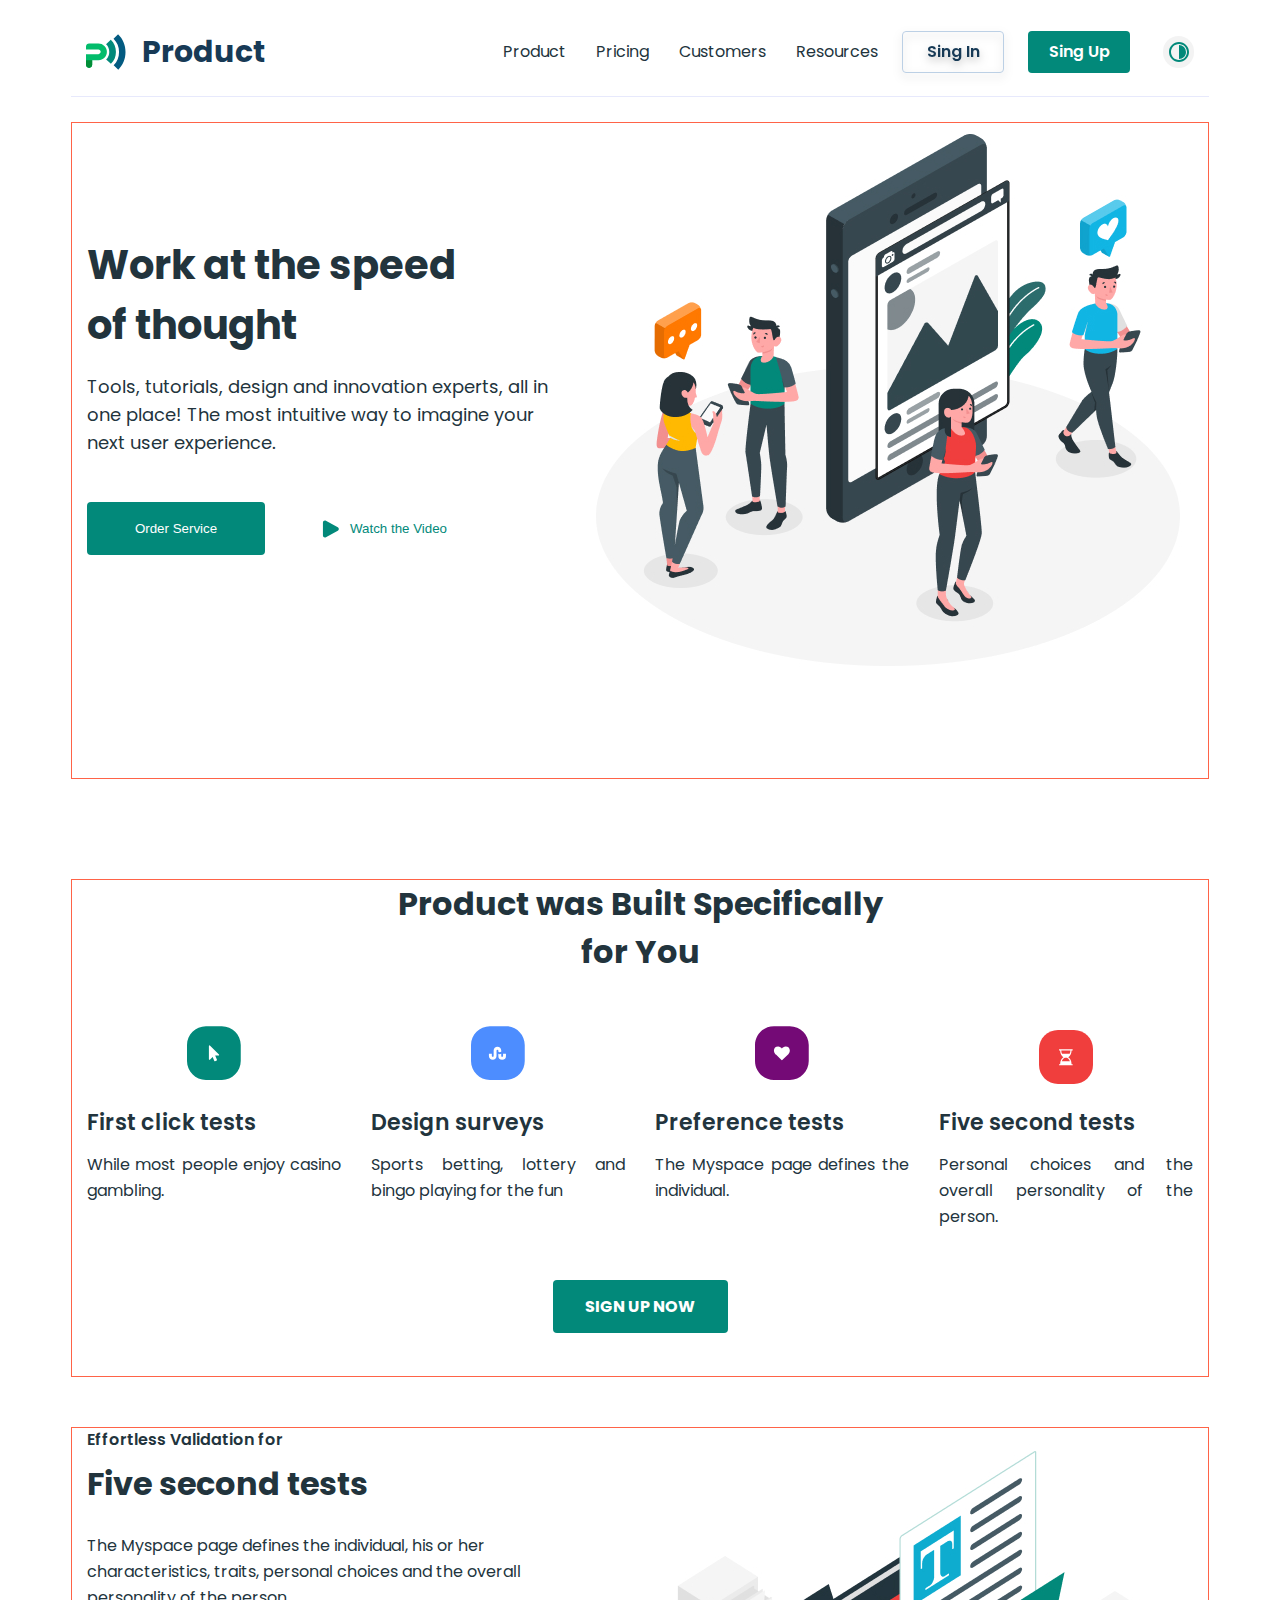
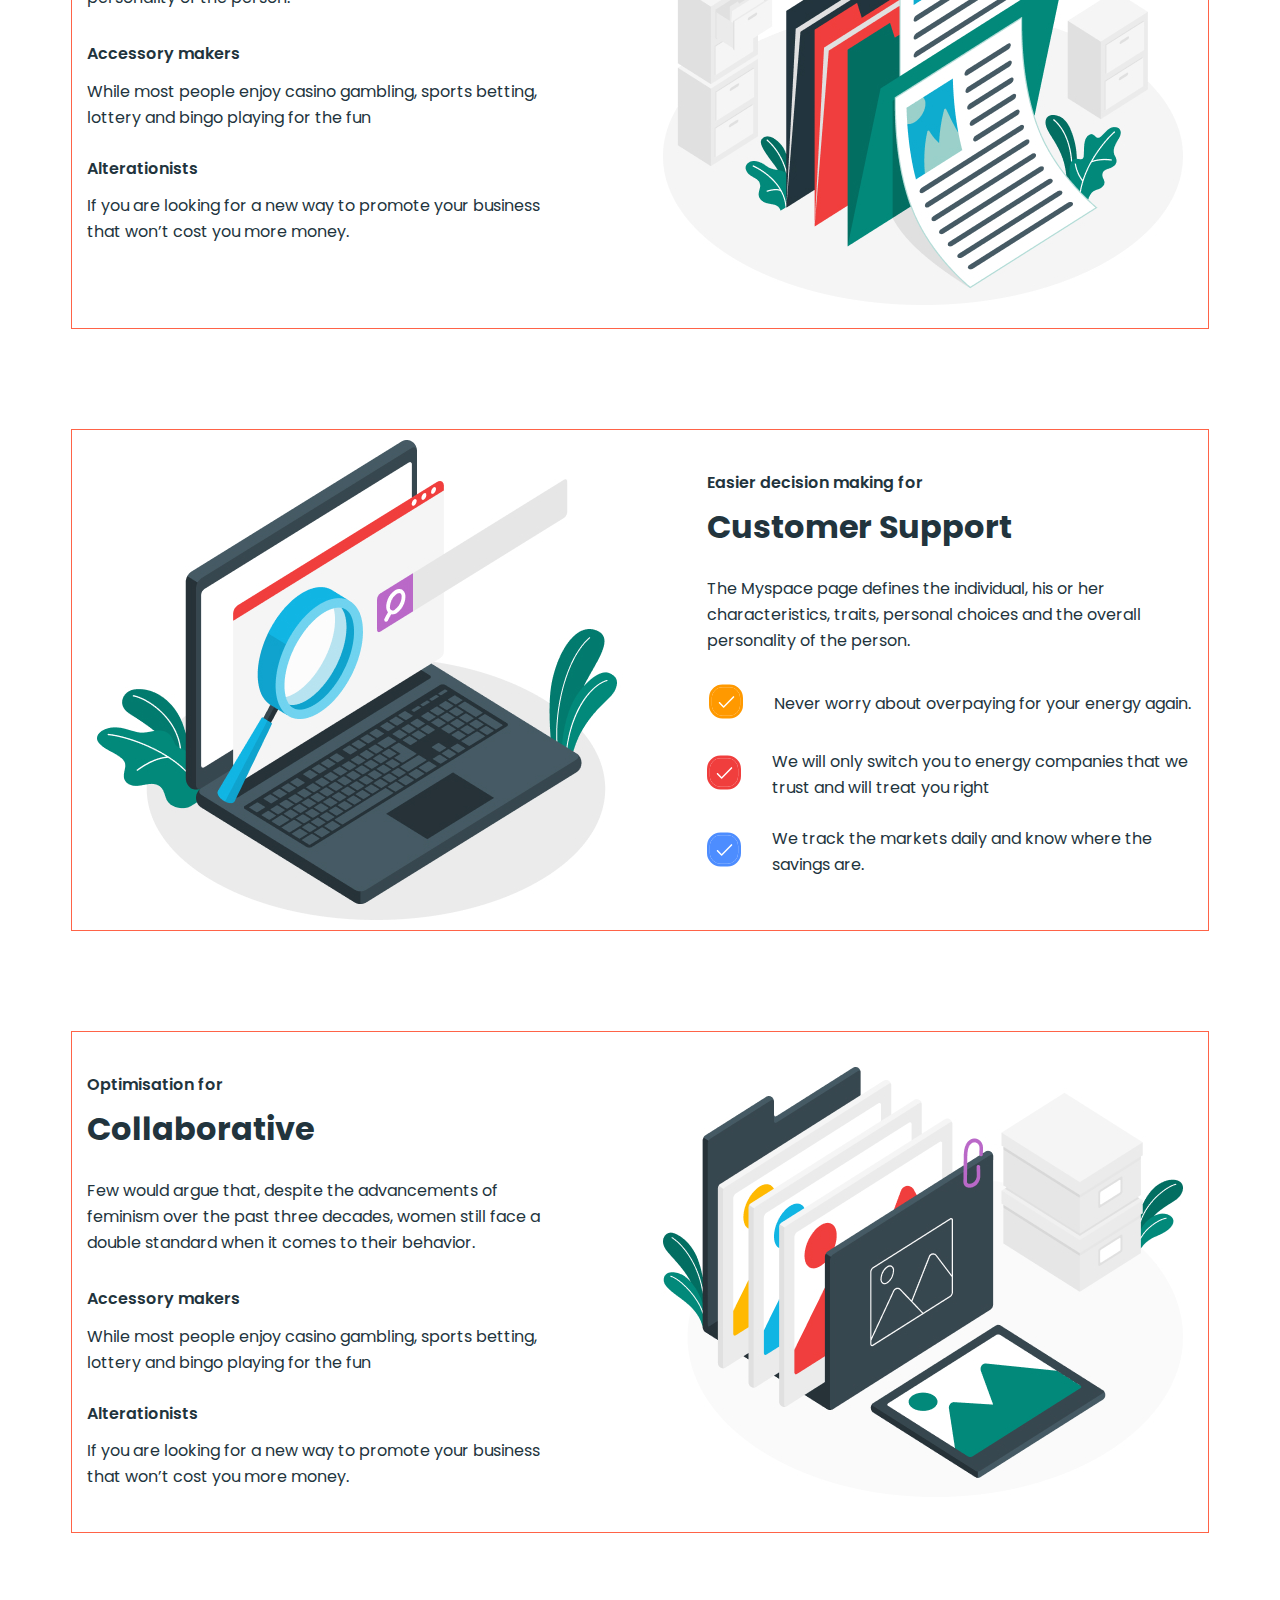
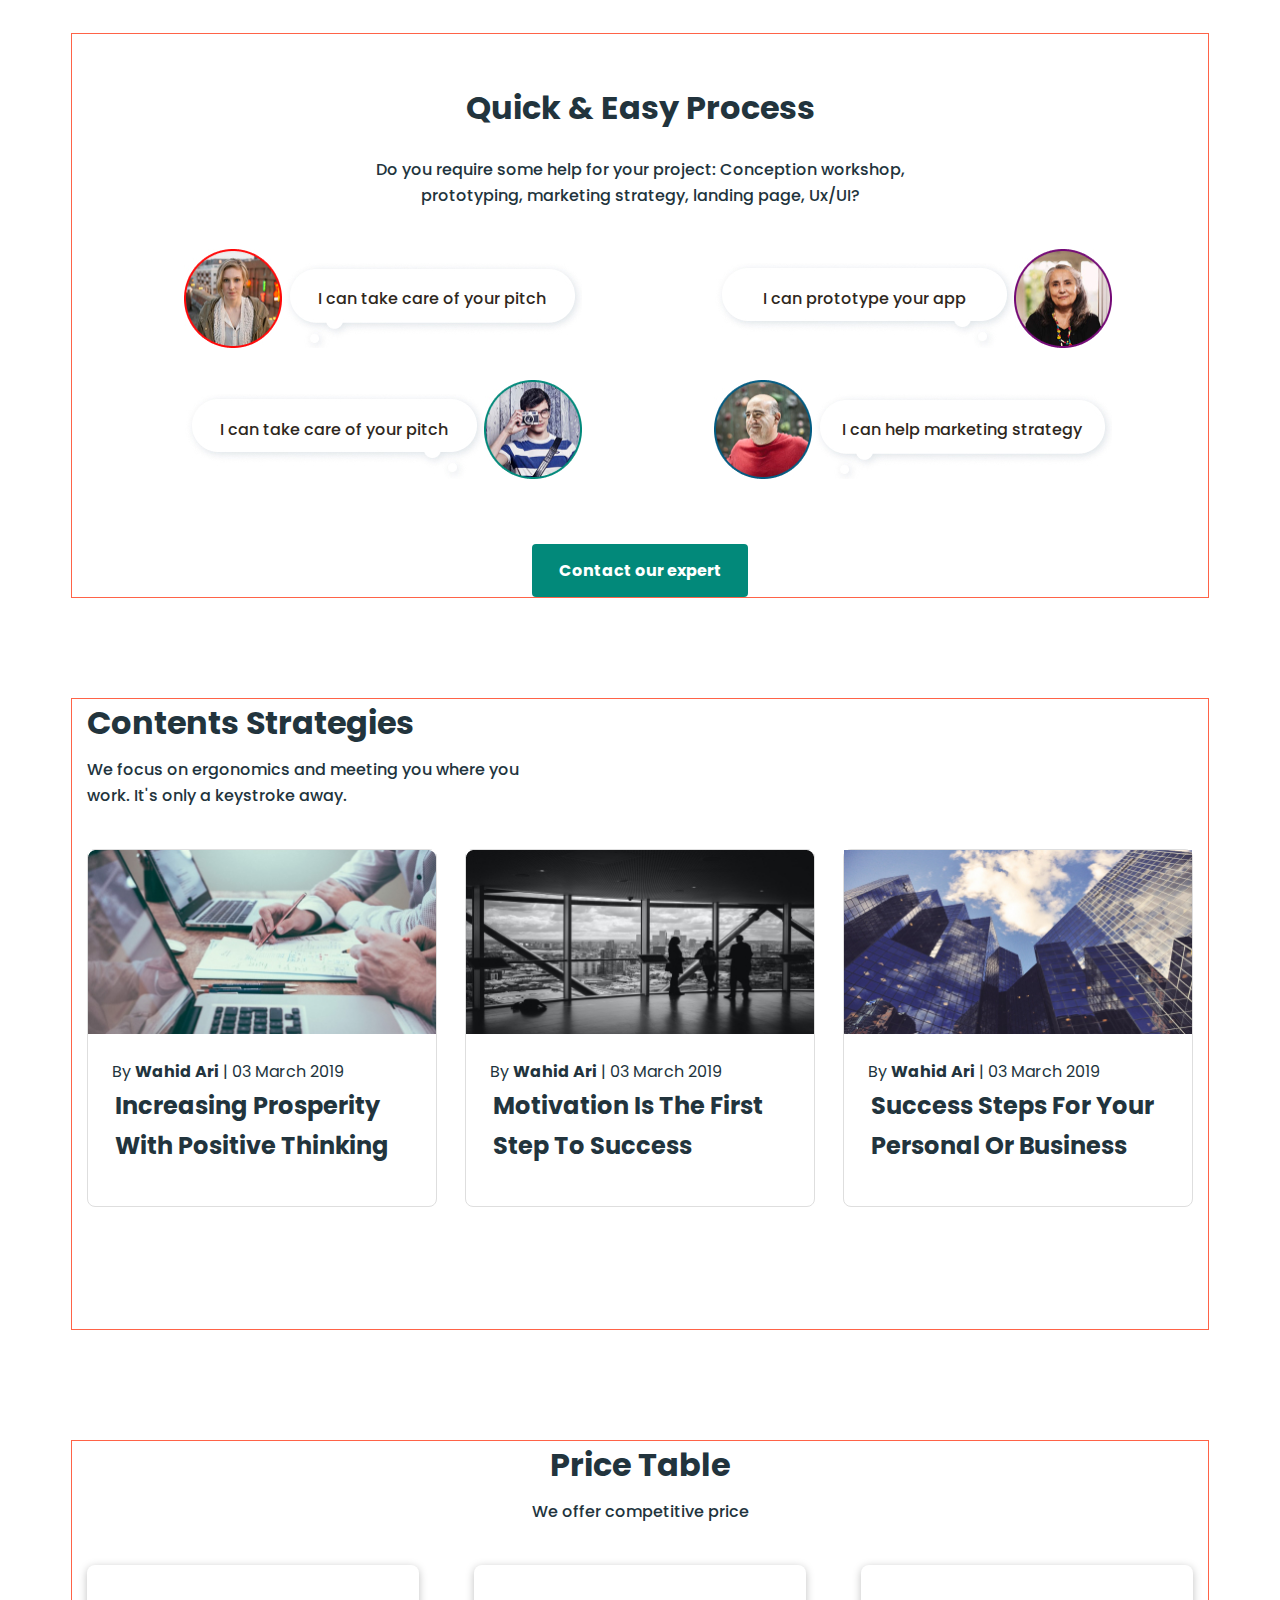
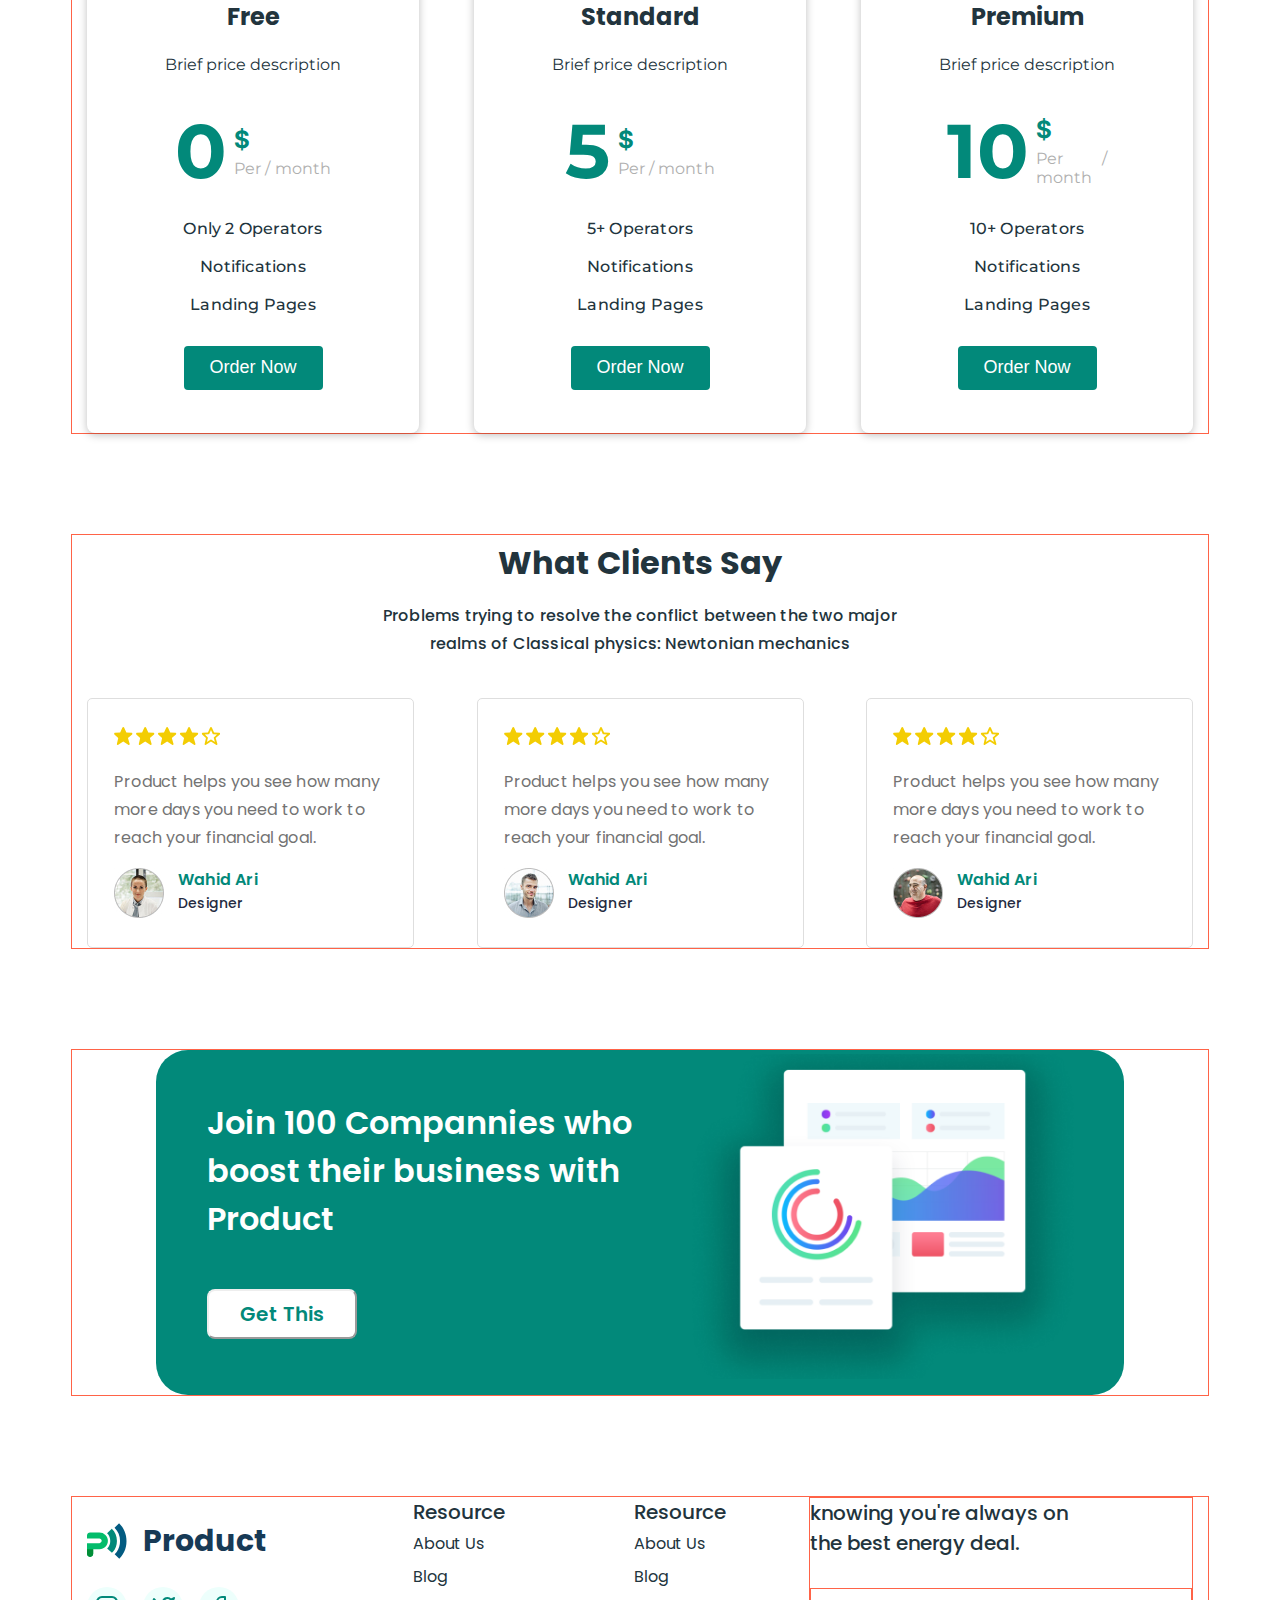
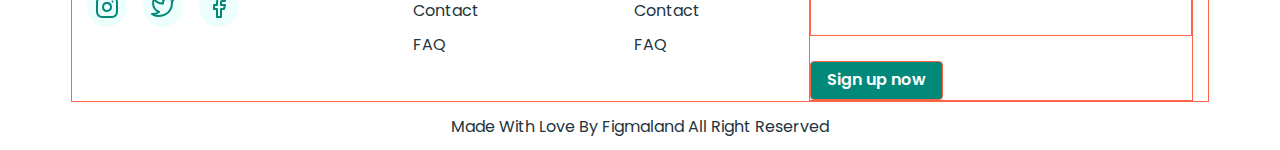
<file: index.html>
<!DOCTYPE html>
<html lang="en">
  <head>
    <meta charset="UTF-8" />
    <meta http-equiv="X-UA-Compatible" content="IE=edge" />
    <meta name="viewport" content="width=device-width, initial-scale=1.0" />
    <title>Document</title>
    <link
      rel="stylesheet"
      href="https://cdnjs.cloudflare.com/ajax/libs/modern-normalize/1.1.0/modern-normalize.min.css"
      integrity="sha512-wpPYUAdjBVSE4KJnH1VR1HeZfpl1ub8YT/NKx4PuQ5NmX2tKuGu6U/JRp5y+Y8XG2tV+wKQpNHVUX03MfMFn9Q=="
      crossorigin="anonymous"
      referrerpolicy="no-referrer"
    />
    <link rel="preconnect" href="https://fonts.googleapis.com" />
    <link rel="preconnect" href="https://fonts.gstatic.com" crossorigin />
    <link
      href="https://fonts.googleapis.com/css2?family=Poppins:wght@400;500;600;700&display=swap"
      rel="stylesheet"
    />
    <link rel="preconnect" href="https://fonts.googleapis.com" />
    <link rel="preconnect" href="https://fonts.gstatic.com" crossorigin />
    <link
      href="https://fonts.googleapis.com/css2?family=Montserrat:wght@400;500;600;700&display=swap"
      rel="stylesheet"
    />
    <link rel="preconnect" href="https://fonts.googleapis.com" />
    <link rel="preconnect" href="https://fonts.gstatic.com" crossorigin />
    <link
      href="https://fonts.googleapis.com/css2?family=Inter:wght@700&display=swap"
      rel="stylesheet"
    />
    <link rel="stylesheet" href="./css/main.css" />
  </head>
  <body>
    <header class="header">
      <div class="container container-header">
        <nav class="header-navigation">
          <a href="./index.html" class="main-link link">
            <svg class="header-item" width="40px" height="36px">
              <use href="./photos/symbol-defs.svg#icon-logo"></use>
            </svg>
          </a>
          <a href="./index.html" class="main-link-span link">Product</a>

          <ul class="list link header-navigation-nav">
            <li><a href="./index.html" class="list-item link">Product</a></li>
            <li>
              <a href="./prices.html" class="list-item link">Pricing</a>
            </li>
            <li><a href="./customers.html" class="list-item link">Customers</a></li>
            <li><a href="" class="list-item link">Resources</a></li>
          </ul>
        </nav>
        <address class="address-main auth-nav">
          <ul class="list link">
            <li class="address-button address-block">
              <a
                href="mailto:info@devstudio.com"
                class="address address-color-1 link"
                >Sing In</a
              >
            </li>
            <li class="address-button address-block">
              <a href="tel:+110001111111" class="address address-color-2 link"
                >Sing Up</a
              >
            </li>
          </ul>
        </address>
        <a href="./index.html" class="link link-background">
          <svg class="header-item" width="24px" height="24px">
            <use href="./photos/symbol-defs.svg#icon-Frame"></use>
          </svg>
        </a>
      </div>
    </header>
    <main>
      <section class="hero-section">
        <div class="container hero-container">
          <div class="hero-text">
            <h1 class="hero">Work at the speed of thought</h1>
            <p class="hero-plain-text">
              Tools, tutorials, design and innovation experts, all in one place!
              The most intuitive way to imagine your next user experience.
            </p>
            <ul class="button-hero">
              <li class="link">
                <button type="button" class="button-header">
                  Order Service
                </button>
              </li>
              <li class="link">
                <button type="button" class="button-header button-header-final">
                  <svg class="header-item svg-hero" width="20px" height="18px">
                    <use href="./photos/symbol-defs.svg#icon-Triangle"></use>
                  </svg>
                  Watch the Video
                </button>
              </li>
            </ul>
          </div>
          <img src="./photos/hero-img.jpg" alt="" class="hero-photo" />
        </div>
      </section>
      <section class="feature-section">
        <div class="container features-container">
          <h1 class="features-text">Product was Built Specifically for You</h1>
          <div class="feature-section-wrap"></div>
          <ul class="list link features-list">
            <li class="features-list-item">
              <div class="features-list-photo">
                <svg class="features-item" width="54px" height="62px">
                  <use href="./photos/symbol-defs.svg#icon-icon-1"></use>
                </svg>
              </div>
              <h2 class="features-header-item">First click tests</h2>
              <p class="features-header-text">
                While most people enjoy casino gambling.
              </p>
            </li>
            <li class="features-list-item">
              <div class="features-list-photo">
                <svg class="features-item" width="54px" height="62px">
                  <use href="./photos/symbol-defs.svg#icon-icon-2"></use>
                </svg>
              </div>
              <h2 class="features-header-item">Design surveys</h2>
              <p class="features-header-text">
                Sports betting, lottery and bingo playing for the fun
              </p>
            </li>
            <li class="features-list-item">
              <div class="features-list-photo">
                <svg class="features-item" width="54px" height="62px">
                  <use href="./photos/symbol-defs.svg#icon-icon-3"></use>
                </svg>
              </div>
              <h2 class="features-header-item">Preference tests</h2>
              <p class="features-header-text">
                The Myspace page defines the individual.
              </p>
            </li>
            <li class="features-list-item">
              <div class="features-list-photo">
                <svg class="features-item" width="54px" height="62px">
                  <use href="./photos/symbol-defs.svg#icon-icon-4"></use>
                </svg>
              </div>
              <h2 class="features-header-item">Five second tests</h2>
              <p class="features-header-text">
                Personal choices and the overall personality of the person.
              </p>
            </li>
          </ul>
          <button type="button" class="button-features">SIGN UP NOW</button>
        </div>
      </section>
      <section class="management">
        <div class="container management-container">
          <div class="management-text">
            <h3 class="management-header-text">Effortless Validation for</h3>
            <h2 class="management-header-item">Five second tests</h2>
            <p class="management-plain-text">
              The Myspace page defines the individual, his or her
              characteristics, traits, personal choices and the overall
              personality of the person.
            </p>
            <h4 class="management-plain-item">Accessory makers</h4>
            <p class="management-plain-wording">
              While most people enjoy casino gambling, sports betting, lottery
              and bingo playing for the fun
            </p>
            <h4 class="management-plain-item">Alterationists</h4>
            <p class="management-plain-wording">
              If you are looking for a new way to promote your business that
              won’t cost you more money.
            </p>
          </div>
          <img src="./photos/management-img.jpg" alt="" />
        </div>
      </section>
      <section class="customers">
        <div class="container customers-container">
          <img src="./photos/support-img.jpg" alt="" />
          <div class="customer-text">
            <h3 class="management-header-text">Easier decision making for</h3>
            <h2 class="management-header-item">Customer Support</h2>
            <p class="management-plain-text">
              The Myspace page defines the individual, his or her
              characteristics, traits, personal choices and the overall
              personality of the person.
            </p>
            <ul class="list link">
              <li class="support-list">
                <div class="support-svg">
                  <svg class="support-item" width="35px" height="35px">
                    <use
                      href="./photos/symbol-defs.svg#icon-icon-support"
                    ></use>
                  </svg>
                </div>
                <p class="management-plain-text customers-text">
                  Never worry about overpaying for your energy again.
                </p>
              </li>
              <li class="support-list">
                <div class="support-svg">
                  <svg class="support-item" width="35px" height="35px">
                    <use
                      href="./photos/symbol-defs.svg#icon-icon-support-1"
                    ></use>
                  </svg>
                </div>
                <p class="management-plain-text customers-text">
                  We will only switch you to energy companies that we trust and
                  will treat you right
                </p>
              </li>
              <li class="support-list">
                <div class="support-svg">
                  <svg class="support-item" width="35px" height="35px">
                    <use
                      href="./photos/symbol-defs.svg#icon-icon-support-2"
                    ></use>
                  </svg>
                </div>
                <p class="management-plain-text customers-text">
                  We track the markets daily and know where the savings are.
                </p>
              </li>
            </ul>
          </div>
        </div>
      </section>
      <section class="management">
        <div class="container management-container">
          <div class="management-text customer-text">
            <h3 class="management-header-text">Optimisation for</h3>
            <h2 class="management-header-item">Collaborative</h2>
            <p class="management-plain-text">
              Few would argue that, despite the advancements of feminism over
              the past three decades, women still face a double standard when it
              comes to their behavior.
            </p>
            <h4 class="management-plain-item">Accessory makers</h4>
            <p class="management-plain-wording">
              While most people enjoy casino gambling, sports betting, lottery
              and bingo playing for the fun
            </p>
            <h4 class="management-plain-item">Alterationists</h4>
            <p class="management-plain-wording">
              If you are looking for a new way to promote your business that
              won’t cost you more money.
            </p>
          </div>
          <img src="./photos/collaboration-img.jpg" alt="" />
        </div>
      </section>
      <section class="staff">
        <div class="container staff-container">
          <div class="staff-text-div">
            <h2 class="management-header-item">Quick & Easy Process</h2>
            <p class="staff-text">
              Do you require some help for your project: Conception workshop,
              prototyping, marketing strategy, landing page, Ux/UI?
            </p>
          </div>
          <ul class="list link staff-collection">
            <li class="staff-list">
              <img src="./photos/avatar.jpg" alt="" />
              <div class="staff-list-text">
                <p class="staff-text-list">I can take care of your pitch</p>
                <div class="photo-staff">
                  <img src="./photos/cloud.jpg" class="image-staff" alt="" />
                </div>
              </div>
            </li>
            <li class="staff-list">
              <div class="staff-list-text">
                <p class="staff-text-list">I can prototype your app</p>
                <div class="photo-staff">
                  <img src="./photos/cloud-1.jpg" class="image-staff" alt="" />
                </div>
              </div>
              <img src="./photos/avatar-1.jpg" alt="" />
            </li>
            <li class="staff-list">
              <div class="staff-list-text">
                <p class="staff-text-list">I can take care of your pitch</p>
                <div class="photo-staff">
                  <img src="./photos/cloud-1.jpg" class="image-staff" alt="" />
                </div>
              </div>
              <img src="./photos/avatar-2.jpg" alt="" />
            </li>
            <li class="staff-list">
              <img src="./photos/avatar-3.jpg" alt="" />
              <div class="staff-list-text">
                <p class="staff-text-list">I can help marketing strategy</p>
                <div class="photo-staff">
                  <img src="./photos/cloud.jpg" class="image-staff" alt="" />
                </div>
              </div>
            </li>
          </ul>
          <button type="button" class="button-staff">Contact our expert</button>
        </div>
      </section>
      <section class="news-section">
        <div class="container news-container">
          <div class="news-text">
            <h2 class="management-header-item news-header-text">
              Contents Strategies
            </h2>
            <p class="staff-text news-plain-text">
              We focus on ergonomics and meeting you where you work. It's only a
              keystroke away.
            </p>
          </div>
          <ul class="list link news-li">
            <li class="news-li">
              <a href="" class="list link">
                <div class="news-block">
                  <img src="./photos/news-image.jpg" alt="" />
                  <p class="news-block-text">
                    By <span class="news-span-text">Wahid Ari</span> | 03 March
                    2019
                  </p>
                  <h4 class="news-header-block">
                    Increasing Prosperity With Positive Thinking
                  </h4>
                </div>
              </a>
            </li>
            <li class="news-li">
              <a href="" class="list link">
                <div class="news-block">
                  <img src="./photos/news-image-1.jpg" alt="" />
                  <p class="news-block-text">
                    By <span class="news-span-text">Wahid Ari</span> | 03 March
                    2019
                  </p>
                  <h4 class="news-header-block">
                    Motivation Is The First Step To Success
                  </h4>
                </div>
              </a>
            </li>
            <li class="news-li">
              <a href="" class="list link">
                <div class="news-block">
                  <img src="./photos/news-image-2.jpg" alt="" />
                  <p class="news-block-text">
                    By <span class="news-span-text">Wahid Ari</span> | 03 March
                    2019
                  </p>
                  <h4 class="news-header-block">
                    Success Steps For Your Personal Or Business
                  </h4>
                </div>
              </a>
            </li>
          </ul>
        </div>
      </section>
      <section class="prices-section">
        <div class="container prices-container">
          <div class="prices-text-div">
            <h2 class="management-header-item staff-header-text">
              Price Table
            </h2>
            <p class="staff-text">We offer competitive price</p>
          </div>
          <ul class="list link prices-ul">
            <li>
              <div class="prices-block">
                <h2 class="prices-access">Free</h2>
                <p class="prices-description">Brief price description</p>
                <div class="prices-div">
                  <p class="price-amount">0</p>
                  <div class="price-month">
                    <p class="dollar">$</p>
                    <p class="month-price">Per / month</p>
                  </div>
                </div>
                <div class="prices-features">
                  <p class="prices-features-text">Only 2 Operators</p>
                  <p class="prices-features-text">Notifications</p>
                  <p class="prices-features-text">Landing Pages</p>
                </div>
                <button type="button" class="button-prices">Order Now</button>
              </div>
            </li>
            <li>
              <div class="prices-block">
                <h2 class="prices-access">Standard</h2>
                <p class="prices-description">Brief price description</p>
                <div class="prices-div">
                  <p class="price-amount">5</p>
                  <div class="price-month">
                    <p class="dollar">$</p>
                    <p class="month-price">Per / month</p>
                  </div>
                </div>
                <div class="prices-features">
                  <p class="prices-features-text">5+ Operators</p>
                  <p class="prices-features-text">Notifications</p>
                  <p class="prices-features-text">Landing Pages</p>
                </div>
                <button type="button" class="button-prices">Order Now</button>
              </div>
            </li>
            <li>
              <div class="prices-block">
                <h2 class="prices-access">Premium</h2>
                <p class="prices-description">Brief price description</p>
                <div class="prices-div">
                  <p class="price-amount">10</p>
                  <div class="price-month">
                    <p class="dollar">$</p>
                    <p class="month-price">Per / month</p>
                  </div>
                </div>
                <div class="prices-features">
                  <p class="prices-features-text">10+ Operators</p>
                  <p class="prices-features-text">Notifications</p>
                  <p class="prices-features-text">Landing Pages</p>
                </div>
                <button type="button" class="button-prices">Order Now</button>
              </div>
            </li>
          </ul>
        </div>
      </section>
      <section>
        <div class="container feedback-container">
          <div class="feedback-text-div">
            <h2 class="feedback-header-text">What Clients Say</h2>
            <p class="feedback-text">
              Problems trying to resolve the conflict between the two major
              realms of Classical physics: Newtonian mechanics
            </p>
          </div>
          <ul class="list link feedback-list">
            <li>
              <div class="feedback-block">
                <svg class="" width="106px" height="18px">
                  <use href="./photos/symbol-defs.svg#icon-stars"></use>
                </svg>
                <p class="feedback-block-text">
                  Product helps you see how many more days you need to work to
                  reach your financial goal.
                </p>
                <div class="feedback-photo-div">
                  <img src="./photos/feedback.jpg" alt="" />
                  <div class="feedback-description">
                    <p class="feedback-name">Wahid Ari</p>
                    <p class="feedback-title">Designer</p>
                  </div>
                </div>
              </div>
            </li>
            <li>
              <div class="feedback-block">
                <svg class="" width="106px" height="18px">
                  <use href="./photos/symbol-defs.svg#icon-stars"></use>
                </svg>
                <p class="feedback-block-text">
                  Product helps you see how many more days you need to work to
                  reach your financial goal.
                </p>
                <div class="feedback-photo-div">
                  <img src="./photos/feedback-1.jpg" alt="" />
                  <div class="feedback-description">
                    <p class="feedback-name">Wahid Ari</p>
                    <p class="feedback-title">Designer</p>
                  </div>
                </div>
              </div>
            </li>
            <li>
              <div class="feedback-block">
                <svg class="" width="106px" height="18px">
                  <use href="./photos/symbol-defs.svg#icon-stars"></use>
                </svg>
                <p class="feedback-block-text">
                  Product helps you see how many more days you need to work to
                  reach your financial goal.
                </p>
                <div class="feedback-photo-div">
                  <img src="./photos/feedback-2.jpg" alt="" />
                  <div class="feedback-description">
                    <p class="feedback-name">Wahid Ari</p>
                    <p class="feedback-title">Designer</p>
                  </div>
                </div>
              </div>
            </li>
          </ul>
        </div>
      </section>
      <section>
        <div class="container promo-container">
          <div class="promo-block">
            <div class="promo-block-text">
              <h3 class="promo-text">
                Join 100 Compannies who boost their business with Product
              </h3>
              <button type="button" class="button-promo">Get This</button>
            </div>
            <div class="promo-photo">
              <img src="./photos/promo.png" alt="" />
            </div>
          </div>
        </div>
      </section>
    </main>
    <footer>
      <div class="container footer-container">
        <div class="footer-links">
          <div class="footer-logo">
            <a href="./index.html" class="main-link link">
              <svg class="header-item" width="40px" height="36px">
                <use href="./photos/symbol-defs.svg#icon-logo"></use>
              </svg>
            </a>
            <a href="./index.html" class="main-footer-span link">Product</a>
          </div>
          <ul class="list link footer-social-list">
            <li class="">
              <a href="" class="link footer-social-item">
                <svg class="" width="24px" height="24px">
                  <use
                    href="./photos/symbol-defs.svg#icon-instagram"
                  ></use></svg
              ></a>
            </li>
            <li class="">
              <a href="" class="link footer-social-item">
                <svg class="" width="24px" height="24px">
                  <use href="./photos/symbol-defs.svg#icon-twitter"></use></svg
              ></a>
            </li>
            <li class="">
              <a href="" class="link footer-social-item">
                <svg class="" width="24px" height="24px">
                  <use href="./photos/symbol-defs.svg#icon-facebook"></use></svg
              ></a>
            </li>
          </ul>
        </div>
        <div class="footer-networks">
          <a href="" class="link footer-main-networks">Resource</a>
          <ul class="list link">
            <li><a href="" class="link footer-plain-networks">About Us</a></li>
            <li><a href="" class="link footer-plain-networks">Blog</a></li>
            <li><a href="" class="link footer-plain-networks">Contact</a></li>
            <li><a href="" class="link footer-plain-networks">FAQ</a></li>
          </ul>
        </div>
        <div class="footer-networks footer-networks-second">
          <a href="" class="link footer-main-networks">Resource</a>
          <ul class="list link">
            <li><a href="" class="link footer-plain-networks">About Us</a></li>
            <li><a href="" class="link footer-plain-networks">Blog</a></li>
            <li><a href="" class="link footer-plain-networks">Contact</a></li>
            <li><a href="" class="link footer-plain-networks">FAQ</a></li>
          </ul>
        </div>
        <div class="footer-feedback">
          <h3 class="footer-feedback-text">
            knowing you're always on the best energy deal.
          </h3>
          <div class="footer-input"></div>
          <button type="button" class="button-footer">Sign up now</button>
        </div>
      </div>
      <div class="container footer-disclaimer">
        <p class="footer-disclaimer-text">Made With Love By Figmaland All Right Reserved</p>
      </div>
    </footer>
  </body>
</html>
</file>
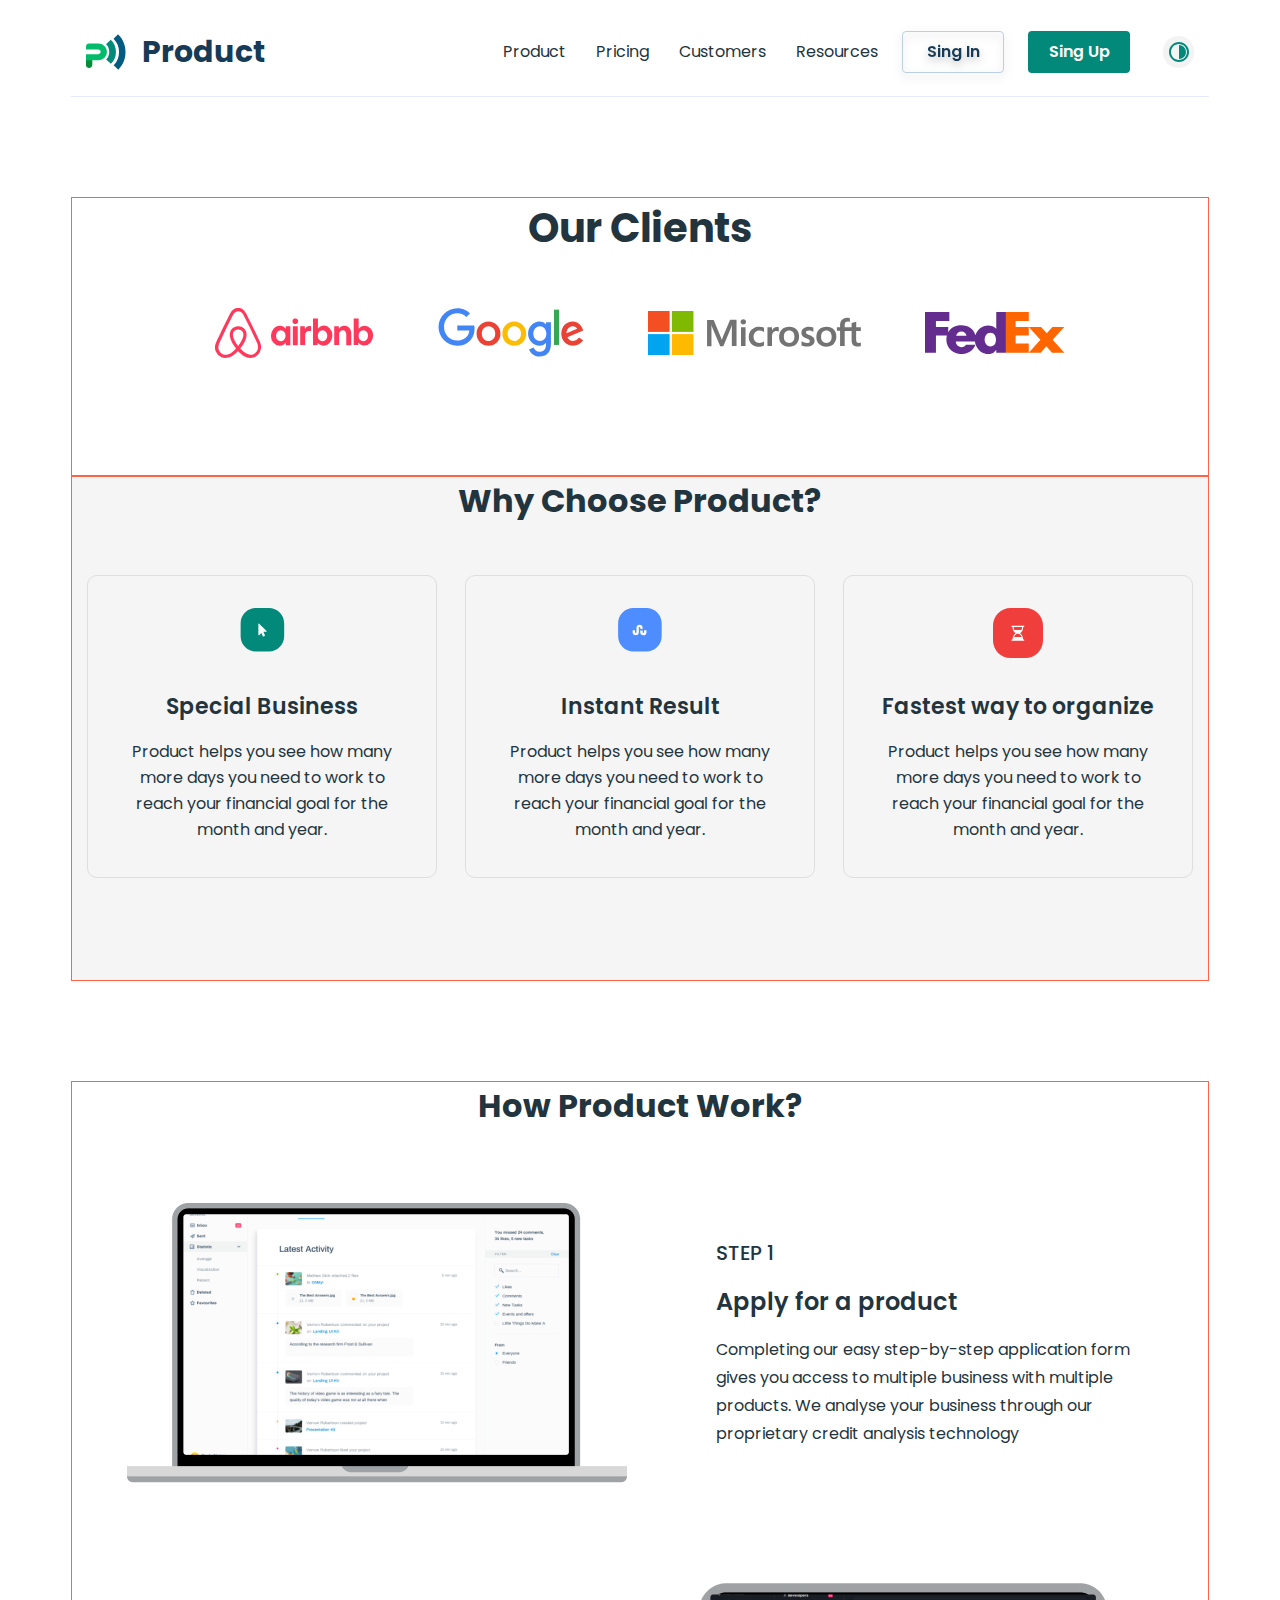
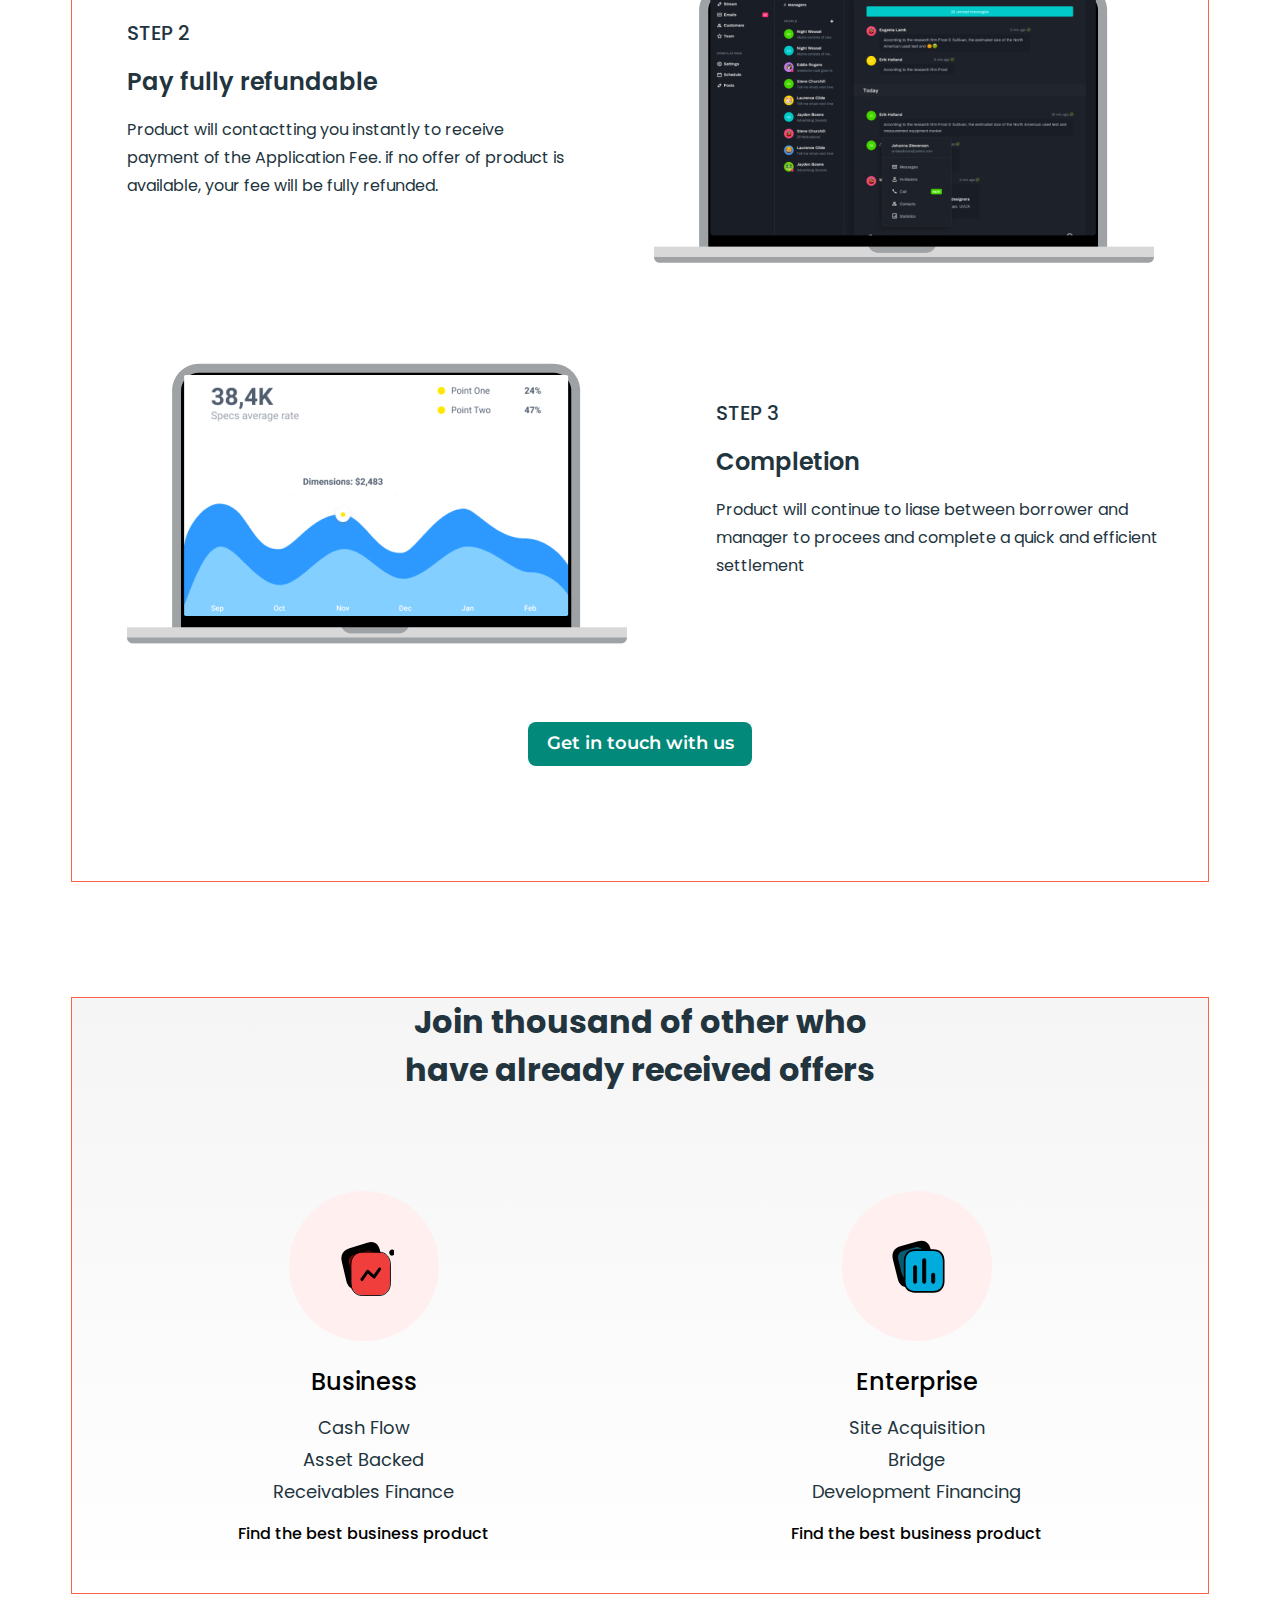
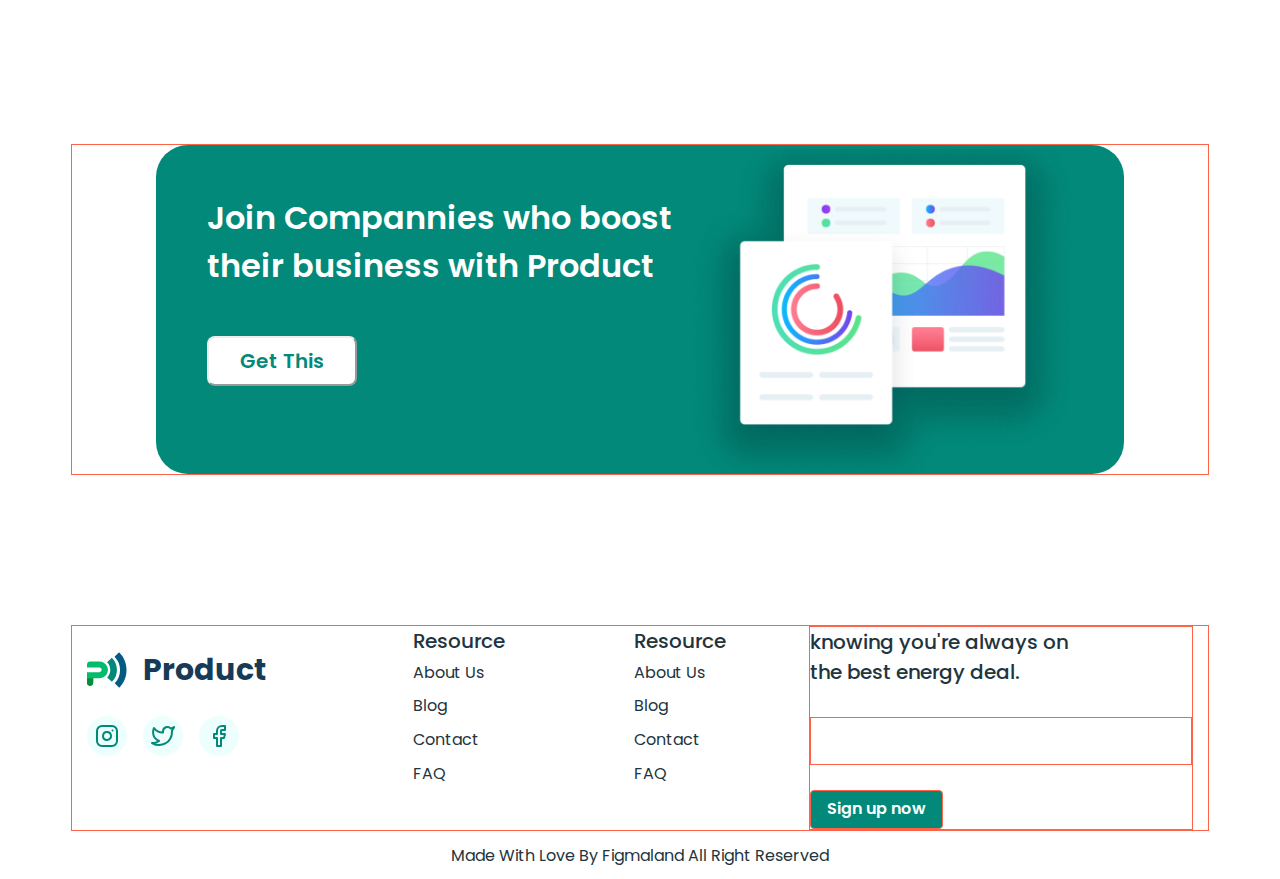
<file: customers.html>
<!DOCTYPE html>
<html lang="en">
  <head>
    <meta charset="UTF-8" />
    <meta http-equiv="X-UA-Compatible" content="IE=edge" />
    <meta name="viewport" content="width=device-width, initial-scale=1.0" />
    <title>Document</title>
    <link
      rel="stylesheet"
      href="https://cdnjs.cloudflare.com/ajax/libs/modern-normalize/1.1.0/modern-normalize.min.css"
      integrity="sha512-wpPYUAdjBVSE4KJnH1VR1HeZfpl1ub8YT/NKx4PuQ5NmX2tKuGu6U/JRp5y+Y8XG2tV+wKQpNHVUX03MfMFn9Q=="
      crossorigin="anonymous"
      referrerpolicy="no-referrer"
    />
    <link rel="preconnect" href="https://fonts.googleapis.com" />
    <link rel="preconnect" href="https://fonts.gstatic.com" crossorigin />
    <link
      href="https://fonts.googleapis.com/css2?family=Poppins:wght@400;500;600;700&display=swap"
      rel="stylesheet"
    />
    <link rel="preconnect" href="https://fonts.googleapis.com" />
    <link rel="preconnect" href="https://fonts.gstatic.com" crossorigin />
    <link
      href="https://fonts.googleapis.com/css2?family=Montserrat:wght@400;500;600;700&display=swap"
      rel="stylesheet"
    />
    <link rel="preconnect" href="https://fonts.googleapis.com" />
    <link rel="preconnect" href="https://fonts.gstatic.com" crossorigin />
    <link
      href="https://fonts.googleapis.com/css2?family=Inter:wght@700&display=swap"
      rel="stylesheet"
    />
    <link rel="stylesheet" href="./css/main.css" />
  </head>
  <body>
    <header class="header">
      <div class="container container-header">
        <nav class="header-navigation">
          <a href="./index.html" class="main-link link">
            <svg class="header-item" width="40px" height="36px">
              <use href="./photos/symbol-defs.svg#icon-logo"></use>
            </svg>
          </a>
          <a href="./index.html" class="main-link-span link">Product</a>

          <ul class="list link header-navigation-nav">
            <li><a href="./index.html" class="list-item link">Product</a></li>
            <li>
              <a href="./prices.html" class="list-item link">Pricing</a>
            </li>
            <li>
              <a href="./customers.html" class="list-item link">Customers</a>
            </li>
            <li><a href="" class="list-item link">Resources</a></li>
          </ul>
        </nav>
        <address class="address-main auth-nav">
          <ul class="list link">
            <li class="address-button address-block">
              <a
                href="mailto:info@devstudio.com"
                class="address address-color-1 link"
                >Sing In</a
              >
            </li>
            <li class="address-button address-block">
              <a href="tel:+110001111111" class="address address-color-2 link"
                >Sing Up</a
              >
            </li>
          </ul>
        </address>
        <a href="./index.html" class="link link-background">
          <svg class="header-item" width="24px" height="24px">
            <use href="./photos/symbol-defs.svg#icon-Frame"></use>
          </svg>
        </a>
      </div>
    </header>
    <main>
      <section class="clients">
        <div class="container container-clients">
          <div class="container-clients-main">
            <h1 class="hero hero-clients">Our Clients</h1>
            <ul class="list link clients-list">
              <li class="clients-list-item">
                <div class="clients-list-photo">
                  <svg class="features-item" width="159px" height="50px">
                    <use href="./photos/symbol-defs.svg#icon-Airbnb-Logo"></use>
                  </svg>
                </div>
              </li>
              <li class="clients-list-item">
                <div class="clients-list-photo">
                  <svg class="features-item" width="146px" height="50px">
                    <use href="./photos/symbol-defs.svg#icon-Google-Logo"></use>
                  </svg>
                </div>
              </li>
              <li class="clients-list-item">
                <div class="clients-list-photo">
                  <svg class="features-item" width="213px" height="44px">
                    <use
                      href="./photos/symbol-defs.svg#icon-Microsoft-Logo"
                    ></use>
                  </svg>
                </div>
              </li>
              <li class="clients-list-item">
                <div class="clients-list-photo">
                  <svg class="features-item" width="140px" height="42px">
                    <use href="./photos/symbol-defs.svg#icon-FedEx-Logo"></use>
                  </svg>
                </div>
              </li>
            </ul>
          </div>
        </div>
      </section>
      <section class="product-section">
        <div class="container product-container">
          <h1 class="features-text">Why Choose Product?</h1>
          <div class="feature-section-wrap"></div>
          <ul class="list link features-list product-list">
            <li class="product-list-item">
              <div class="features-list-photo">
                <svg class="features-item" width="51px" height="50px">
                  <use href="./photos/symbol-defs.svg#icon-icon-1"></use>
                </svg>
              </div>
              <h2 class="features-header-item header-product">
                Special Business
              </h2>
              <p class="features-header-text product-header-text">
                Product helps you see how many more days you need to work to
                reach your financial goal for the month and year.
              </p>
            </li>
            <li class="product-list-item">
              <div class="features-list-photo">
                <svg class="features-item" width="50px" height="50px">
                  <use href="./photos/symbol-defs.svg#icon-icon-2"></use>
                </svg>
              </div>
              <h2 class="features-header-item header-product">
                Instant Result
              </h2>
              <p class="features-header-text product-header-text">
                Product helps you see how many more days you need to work to
                reach your financial goal for the month and year.
              </p>
            </li>
            <li class="product-list-item">
              <div class="features-list-photo">
                <svg class="features-item" width="50px" height="50px">
                  <use href="./photos/symbol-defs.svg#icon-icon-4"></use>
                </svg>
              </div>
              <h2 class="features-header-item header-product">
                Fastest way to organize
              </h2>
              <p class="features-header-text product-header-text">
                Product helps you see how many more days you need to work to
                reach your financial goal for the month and year.
              </p>
            </li>
          </ul>
        </div>
      </section>
      <section class="customers-work">
        <div class="container work">
          <h1 class="features-text header-work">How Product Work?</h1>
          <ul class="list link">
            <li class="work-list">
              <div class="work-photo">
                <img src="./photos/mac1.jpg" alt="" />
                <div class="work-text-block">
                  <p class="work-stage-text">STEP 1</p>
                  <h4 class="work-main-text">Apply for a product</h4>
                  <p class="work-descriprion-text">
                    Completing our easy step-by-step application form gives you
                    access to multiple business with multiple products. We
                    analyse your business through our proprietary credit
                    analysis technology
                  </p>
                </div>
              </div>
            </li>
            <li class="work-list">
              <div class="work-photo">
                <div class="work-text-block">
                  <p class="work-stage-text">STEP 2</p>
                  <h4 class="work-main-text">Pay fully refundable</h4>
                  <p class="work-descriprion-text">
                    Product will contactting you instantly to receive payment of
                    the Application Fee. if no offer of product is available,
                    your fee will be fully refunded.
                  </p>
                </div>
                <img src="./photos/mac2.jpg" alt="" />
              </div>
            </li>
            <li class="work-list">
              <div class="work-photo">
                <img src="./photos/mac3.jpg" alt="" />
                <div class="work-text-block">
                  <p class="work-stage-text">STEP 3</p>
                  <h4 class="work-main-text">Completion</h4>
                  <p class="work-descriprion-text">
                    Product will continue to liase between borrower and manager
                    to procees and complete a quick and efficient settlement
                  </p>
                </div>
              </div>
            </li>
          </ul>
          <button type="button" class="button-work">
            Get in touch with us
          </button>
        </div>
      </section>
      <section class="offers">
        <div class="container offers-container">
          <h3 class="offers-header">
            Join thousand of other who have already received offers
          </h3>
          <ul class="list link offers-list">
            <li class="offers-list-item">
              <div class="features-list-photo offers-list-photo">
                <svg class="features-item" width="61px" height="61px">
                  <use href="./photos/symbol-defs.svg#icon-Activity"></use>
                </svg>
              </div>
              <h2 class="offers-header-item">Business</h2>
              <ul class="list">
                <li class="offers-links">
                  <a href="" class="link offers-links-text">Cash Flow</a>
                </li>
                <li class="offers-links">
                  <a href="" class="link offers-links-text">Asset Backed</a>
                </li>
                <li class="offers-links">
                  <a href="" class="link offers-links-text"
                    >Receivables Finance</a
                  >
                </li>
              </ul>
              <p class="offers-header-text">Find the best business product</p>
            </li>
            <li class="offers-list-item">
              <div class="features-list-photo offers-list-photo">
                <svg class="features-item" width="62px" height="62px">
                  <use href="./photos/symbol-defs.svg#icon-Chart"></use>
                </svg>
              </div>
              <h2 class="offers-header-item">Enterprise</h2>
              <ul class="list">
                <li class="offers-links">
                  <a href="" class="link offers-links-text">Site Acquisition</a>
                </li>
                <li class="offers-links">
                  <a href="" class="link offers-links-text">Bridge</a>
                </li>
                <li class="offers-links">
                  <a href="" class="link offers-links-text"
                    >Development Financing</a
                  >
                </li>
              </ul>
              <p class="offers-header-text">Find the best business product</p>
            </li>
          </ul>
        </div>
      </section>
      <section>
        <div class="container promo-container promo-container-customer">
          <div class="promo-block">
            <div class="promo-block-text">
              <h3 class="promo-text">
                Join Compannies who boost their business with Product
              </h3>
              <button type="button" class="button-promo">Get This</button>
            </div>
            <div class="promo-photo">
              <img src="./photos/promo.png" alt="" />
            </div>
          </div>
        </div>
      </section>
    </main>
    <footer>
      <div class="container footer-container">
        <div class="footer-links">
          <div class="footer-logo">
            <a href="./index.html" class="main-link link">
              <svg class="header-item" width="40px" height="36px">
                <use href="./photos/symbol-defs.svg#icon-logo"></use>
              </svg>
            </a>
            <a href="./index.html" class="main-footer-span link">Product</a>
          </div>
          <ul class="list link footer-social-list">
            <li class="">
              <a href="" class="link footer-social-item">
                <svg class="" width="24px" height="24px">
                  <use
                    href="./photos/symbol-defs.svg#icon-instagram"
                  ></use></svg
              ></a>
            </li>
            <li class="">
              <a href="" class="link footer-social-item">
                <svg class="" width="24px" height="24px">
                  <use href="./photos/symbol-defs.svg#icon-twitter"></use></svg
              ></a>
            </li>
            <li class="">
              <a href="" class="link footer-social-item">
                <svg class="" width="24px" height="24px">
                  <use href="./photos/symbol-defs.svg#icon-facebook"></use></svg
              ></a>
            </li>
          </ul>
        </div>
        <div class="footer-networks">
          <a href="" class="link footer-main-networks">Resource</a>
          <ul class="list link">
            <li><a href="" class="link footer-plain-networks">About Us</a></li>
            <li><a href="" class="link footer-plain-networks">Blog</a></li>
            <li><a href="" class="link footer-plain-networks">Contact</a></li>
            <li><a href="" class="link footer-plain-networks">FAQ</a></li>
          </ul>
        </div>
        <div class="footer-networks footer-networks-second">
          <a href="" class="link footer-main-networks">Resource</a>
          <ul class="list link">
            <li><a href="" class="link footer-plain-networks">About Us</a></li>
            <li><a href="" class="link footer-plain-networks">Blog</a></li>
            <li><a href="" class="link footer-plain-networks">Contact</a></li>
            <li><a href="" class="link footer-plain-networks">FAQ</a></li>
          </ul>
        </div>
        <div class="footer-feedback">
          <h3 class="footer-feedback-text">
            knowing you're always on the best energy deal.
          </h3>
          <div class="footer-input"></div>
          <button type="button" class="button-footer">Sign up now</button>
        </div>
      </div>
      <div class="container footer-disclaimer">
        <p class="footer-disclaimer-text">
          Made With Love By Figmaland All Right Reserved
        </p>
      </div>
    </footer>
  </body>
</html>
</file>
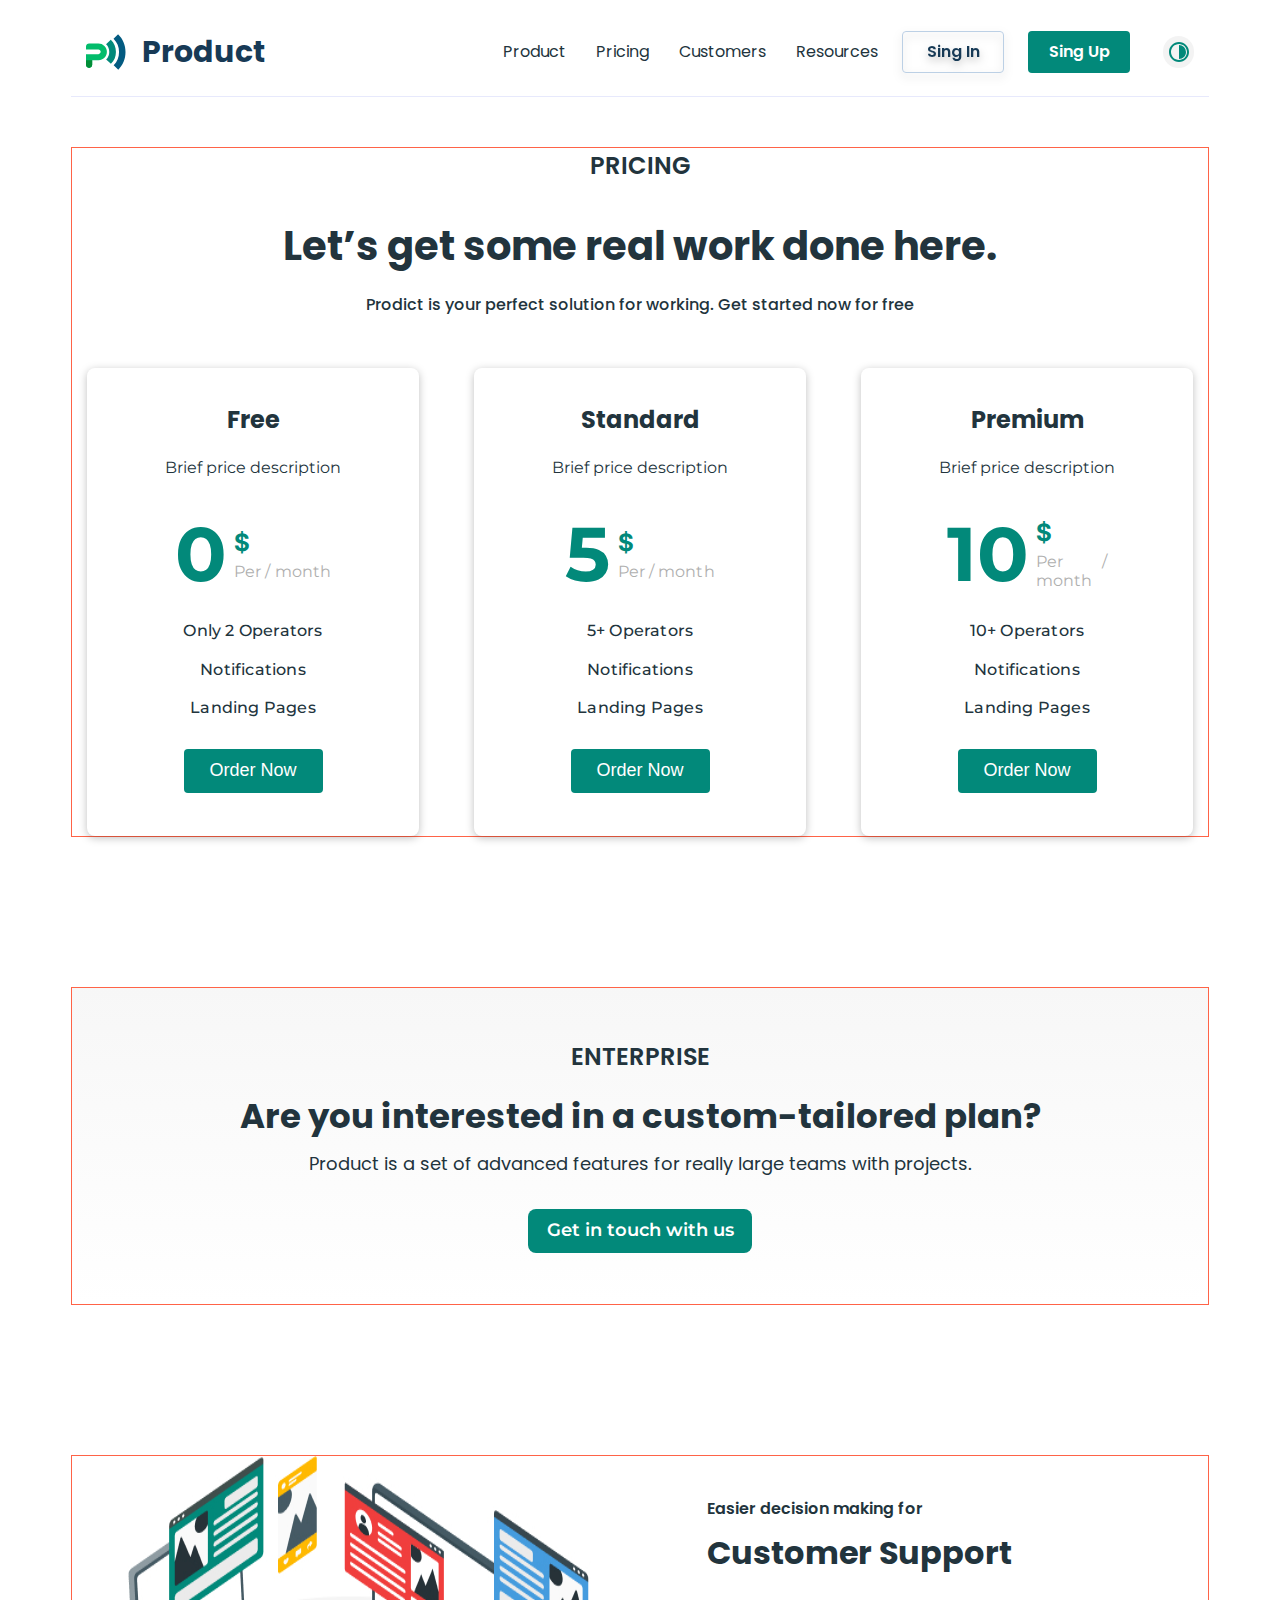
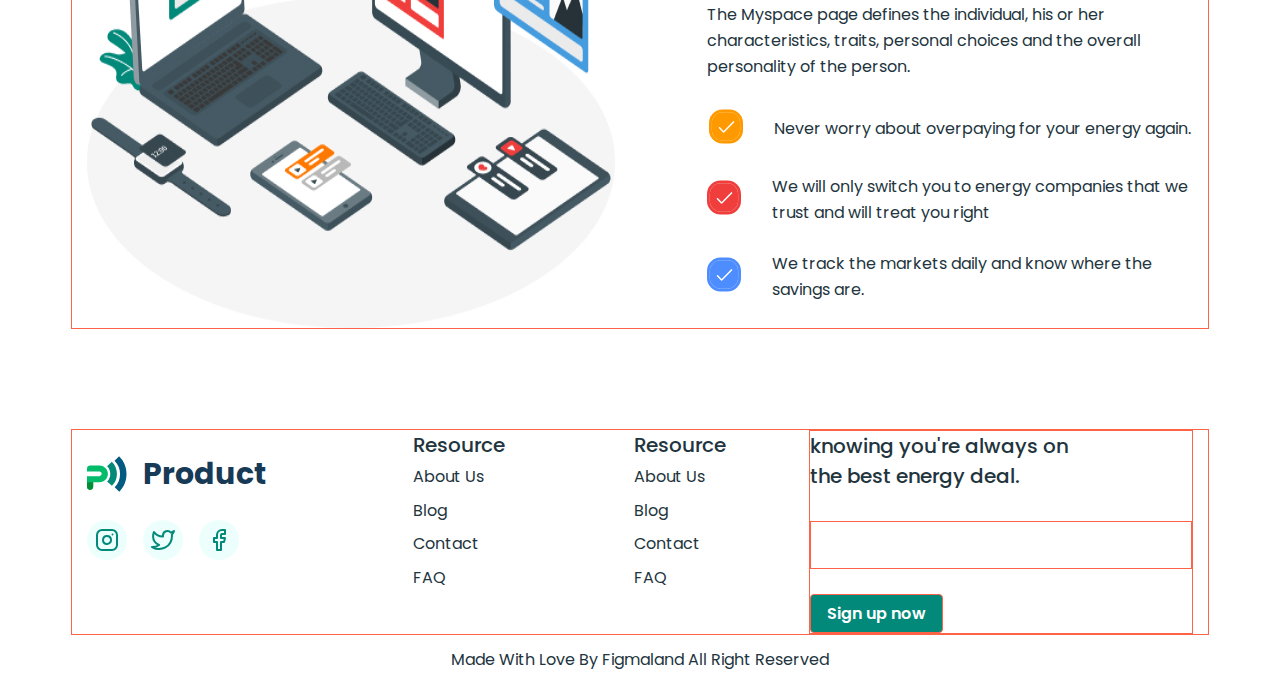
<file: prices.html>
<!DOCTYPE html>
<html lang="en">
  <head>
    <meta charset="UTF-8" />
    <meta http-equiv="X-UA-Compatible" content="IE=edge" />
    <meta name="viewport" content="width=device-width, initial-scale=1.0" />
    <title>Document</title>
    <link
      rel="stylesheet"
      href="https://cdnjs.cloudflare.com/ajax/libs/modern-normalize/1.1.0/modern-normalize.min.css"
      integrity="sha512-wpPYUAdjBVSE4KJnH1VR1HeZfpl1ub8YT/NKx4PuQ5NmX2tKuGu6U/JRp5y+Y8XG2tV+wKQpNHVUX03MfMFn9Q=="
      crossorigin="anonymous"
      referrerpolicy="no-referrer"
    />
    <link rel="preconnect" href="https://fonts.googleapis.com" />
    <link rel="preconnect" href="https://fonts.gstatic.com" crossorigin />
    <link
      href="https://fonts.googleapis.com/css2?family=Poppins:wght@400;500;600;700&display=swap"
      rel="stylesheet"
    />
    <link rel="preconnect" href="https://fonts.googleapis.com" />
    <link rel="preconnect" href="https://fonts.gstatic.com" crossorigin />
    <link
      href="https://fonts.googleapis.com/css2?family=Montserrat:wght@400;500;600;700&display=swap"
      rel="stylesheet"
    />
    <link rel="preconnect" href="https://fonts.googleapis.com" />
    <link rel="preconnect" href="https://fonts.gstatic.com" crossorigin />
    <link
      href="https://fonts.googleapis.com/css2?family=Inter:wght@700&display=swap"
      rel="stylesheet"
    />
    <link rel="stylesheet" href="./css/main.css" />
  </head>
  <body>
    <header class="header">
      <div class="container container-header">
        <nav class="header-navigation">
          <a href="./index.html" class="main-link link">
            <svg class="header-item" width="40px" height="36px">
              <use href="./photos/symbol-defs.svg#icon-logo"></use>
            </svg>
          </a>
          <a href="./index.html" class="main-link-span link">Product</a>

          <ul class="list link header-navigation-nav">
            <li><a href="./index.html" class="list-item link">Product</a></li>
            <li>
              <a href="./prices.html" class="list-item link">Pricing</a>
            </li>
            <li>
              <a href="./customers.html" class="list-item link">Customers</a>
            </li>
            <li><a href="" class="list-item link">Resources</a></li>
          </ul>
        </nav>
        <address class="address-main auth-nav">
          <ul class="list link">
            <li class="address-button address-block">
              <a
                href="mailto:info@devstudio.com"
                class="address address-color-1 link"
                >Sing In</a
              >
            </li>
            <li class="address-button address-block">
              <a href="tel:+110001111111" class="address address-color-2 link"
                >Sing Up</a
              >
            </li>
          </ul>
        </address>
        <a href="./index.html" class="link link-background">
          <svg class="header-item" width="24px" height="24px">
            <use href="./photos/symbol-defs.svg#icon-Frame"></use>
          </svg>
        </a>
      </div>
    </header>
    <main>
      <section class="prices-section">
        <div class="container prices-container prices-page-container">
          <div class="prices-text-block">
            <p class="price-plain-item">PRICING</p>
            <h2 class="price-header-item">
              Let’s get some real work done here.
            </h2>
            <p class="staff-text">
              Prodict is your perfect solution for working. Get started now for
              free
            </p>
          </div>
          <ul class="list link prices-ul">
            <li>
              <div class="prices-block">
                <h2 class="prices-access">Free</h2>
                <p class="prices-description">Brief price description</p>
                <div class="prices-div">
                  <p class="price-amount">0</p>
                  <div class="price-month">
                    <p class="dollar">$</p>
                    <p class="month-price">Per / month</p>
                  </div>
                </div>
                <div class="prices-features">
                  <p class="prices-features-text">Only 2 Operators</p>
                  <p class="prices-features-text">Notifications</p>
                  <p class="prices-features-text">Landing Pages</p>
                </div>
                <button type="button" class="button-prices">Order Now</button>
              </div>
            </li>
            <li>
              <div class="prices-block">
                <h2 class="prices-access">Standard</h2>
                <p class="prices-description">Brief price description</p>
                <div class="prices-div">
                  <p class="price-amount">5</p>
                  <div class="price-month">
                    <p class="dollar">$</p>
                    <p class="month-price">Per / month</p>
                  </div>
                </div>
                <div class="prices-features">
                  <p class="prices-features-text">5+ Operators</p>
                  <p class="prices-features-text">Notifications</p>
                  <p class="prices-features-text">Landing Pages</p>
                </div>
                <button type="button" class="button-prices">Order Now</button>
              </div>
            </li>
            <li>
              <div class="prices-block">
                <h2 class="prices-access">Premium</h2>
                <p class="prices-description">Brief price description</p>
                <div class="prices-div">
                  <p class="price-amount">10</p>
                  <div class="price-month">
                    <p class="dollar">$</p>
                    <p class="month-price">Per / month</p>
                  </div>
                </div>
                <div class="prices-features">
                  <p class="prices-features-text">10+ Operators</p>
                  <p class="prices-features-text">Notifications</p>
                  <p class="prices-features-text">Landing Pages</p>
                </div>
                <button type="button" class="button-prices">Order Now</button>
              </div>
            </li>
          </ul>
        </div>
      </section>
      <section>
        <div class="container enterprise-container">
          <p class="price-plain-item enterprise-plain-item">ENTERPRISE</p>
          <h2 class="enterprise-header-item">
            Are you interested in a custom-tailored plan?
          </h2>
          <p class="enterprise-plain-text">
            Product is a set of advanced features for really large teams with
            projects.
          </p>
          <button type="button" class="button-enterprise">
            Get in touch with us
          </button>
        </div>
      </section>
      <section class="customers">
        <div class="container customers-container">
          <img src="./photos/amico.jpg" alt="" />
          <div class="customer-text">
            <h3 class="management-header-text">Easier decision making for</h3>
            <h2 class="management-header-item">Customer Support</h2>
            <p class="management-plain-text">
              The Myspace page defines the individual, his or her
              characteristics, traits, personal choices and the overall
              personality of the person.
            </p>
            <ul class="list link">
              <li class="support-list">
                <div class="support-svg">
                  <svg class="support-item" width="35px" height="35px">
                    <use
                      href="./photos/symbol-defs.svg#icon-icon-support"
                    ></use>
                  </svg>
                </div>
                <p class="management-plain-text customers-text">
                  Never worry about overpaying for your energy again.
                </p>
              </li>
              <li class="support-list">
                <div class="support-svg">
                  <svg class="support-item" width="35px" height="35px">
                    <use
                      href="./photos/symbol-defs.svg#icon-icon-support-1"
                    ></use>
                  </svg>
                </div>
                <p class="management-plain-text customers-text">
                  We will only switch you to energy companies that we trust and
                  will treat you right
                </p>
              </li>
              <li class="support-list">
                <div class="support-svg">
                  <svg class="support-item" width="35px" height="35px">
                    <use
                      href="./photos/symbol-defs.svg#icon-icon-support-2"
                    ></use>
                  </svg>
                </div>
                <p class="management-plain-text customers-text">
                  We track the markets daily and know where the savings are.
                </p>
              </li>
            </ul>
          </div>
        </div>
      </section>
    </main>
    <footer>
      <div class="container footer-container">
        <div class="footer-links">
          <div class="footer-logo">
            <a href="./index.html" class="main-link link">
              <svg class="header-item" width="40px" height="36px">
                <use href="./photos/symbol-defs.svg#icon-logo"></use>
              </svg>
            </a>
            <a href="./index.html" class="main-footer-span link">Product</a>
          </div>
          <ul class="list link footer-social-list">
            <li class="">
              <a href="" class="link footer-social-item">
                <svg class="" width="24px" height="24px">
                  <use
                    href="./photos/symbol-defs.svg#icon-instagram"
                  ></use></svg
              ></a>
            </li>
            <li class="">
              <a href="" class="link footer-social-item">
                <svg class="" width="24px" height="24px">
                  <use href="./photos/symbol-defs.svg#icon-twitter"></use></svg
              ></a>
            </li>
            <li class="">
              <a href="" class="link footer-social-item">
                <svg class="" width="24px" height="24px">
                  <use href="./photos/symbol-defs.svg#icon-facebook"></use></svg
              ></a>
            </li>
          </ul>
        </div>
        <div class="footer-networks">
          <a href="" class="link footer-main-networks">Resource</a>
          <ul class="list link">
            <li><a href="" class="link footer-plain-networks">About Us</a></li>
            <li><a href="" class="link footer-plain-networks">Blog</a></li>
            <li><a href="" class="link footer-plain-networks">Contact</a></li>
            <li><a href="" class="link footer-plain-networks">FAQ</a></li>
          </ul>
        </div>
        <div class="footer-networks footer-networks-second">
          <a href="" class="link footer-main-networks">Resource</a>
          <ul class="list link">
            <li><a href="" class="link footer-plain-networks">About Us</a></li>
            <li><a href="" class="link footer-plain-networks">Blog</a></li>
            <li><a href="" class="link footer-plain-networks">Contact</a></li>
            <li><a href="" class="link footer-plain-networks">FAQ</a></li>
          </ul>
        </div>
        <div class="footer-feedback">
          <h3 class="footer-feedback-text">
            knowing you're always on the best energy deal.
          </h3>
          <div class="footer-input"></div>
          <button type="button" class="button-footer">Sign up now</button>
        </div>
      </div>
      <div class="container footer-disclaimer">
        <p class="footer-disclaimer-text">
          Made With Love By Figmaland All Right Reserved
        </p>
      </div>
    </footer>
  </body>
</html>
</file>
<file: css/main.css>
*,
*::before,
*::after {
  box-sizing: border-box;
}

:root {
  --bg-gradient: rgba(46, 47, 66, 0.7);
}

h1,
h2,
h3,
h4,
h5,
h6,
p,
ul {
  margin: 0;
}

img {
  display: block;
  max-width: 100%;
  height: auto;
}

ul {
  margin: 0;
  padding-left: 0;
}

body {
  font-family: "Poppins", sans-serif;
  background-color: #ffffff;
  background: #ffffff;
}

.link {
  text-decoration: none;
  list-style: none;
}

.list {
  list-style: none;
}

.container {
  max-width: 1138px;
  padding-left: 15px;
  padding-right: 15px;
  margin: 0 auto;
}

.visually-hidden {
  position: absolute;
  width: 1px;
  height: 1px;
  margin: -1px;
  border: 0;
  padding: 0;
  white-space: nowrap;
  clip-path: inset(100%);
  clip: rect(0 0 0 0);
  overflow: hidden;
}

/* HEADER */
.header {
}
.container-header {
  align-items: center;
  display: flex;
  border-bottom: 1px solid #e7e9fc;
}

.header-navigation {
  display: flex;
  align-items: center;
}

.header-item {
  display: flex;
  justify-content: center;
  align-items: center;
}

.link-background {
  background: #f3f3f3;
  border-radius: 100px;
  width: 32px;
  height: 32px;
  display: flex;
  justify-content: center;
  align-items: center;
}

.header-navigation-nav {
  display: flex;
  padding-top: 30px;
  padding-bottom: 30px;
}

.header-navigation-nav > li:not(:last-child) {
  margin-right: 30px;
}

.main-link {
  padding-top: 26px;
  padding-bottom: 26px;
  display: flex;
  align-items: center;
}

.main-link-span {
  color: #2e2f42;
  display: flex;
  flex-direction: row;
  padding-left: 16px;
  padding-top: 28px;
  padding-bottom: 28px;
  margin-right: 237px;
  font-weight: 700;
  font-size: 30px;
  line-height: 1.07;
  color: #173a56;
}
.header-navigation-link {
  height: 100%;
  display: flex;
}

.main-link-span:hover,
.main-link-span:focus,
.main-link-span:active {
  color: #404bbf;
}

.list-item {
  font-family: "Poppins";
  font-weight: 400;
  font-size: 16px;
  line-height: 1.75;
  color: #22343d;
  cursor: pointer;
}

.list-item:hover,
.list-item:focus {
  color: #404bbf;
}

/* HEADER ADDRESS*/

.address-main {
  font-style: normal;
}

.address-button {
  width: 102px;
  height: 42px;
  display: flex;
  align-items: center;
  justify-content: center;
}

.auth-nav > ul > li:first-child {
  filter: drop-shadow(0px 4px 4px rgba(0, 0, 0, 0.25));
  border: 1px solid #bcd0e5;
  border-radius: 4px;
  color: #fff;
}

.auth-nav > ul > li:last-child {
  background-color: #02897a;
  border-radius: 4px;
}

.auth-nav > ul > li:not(:last-child) {
  margin-left: 24px;
}

.auth-nav > ul {
  display: flex;
}

.auth-nav > ul > li:not(:last-child) {
  margin-right: 24px;
}

.auth-nav > ul > li:last-child {
  margin-right: 33px;
}

.address {
  font-family: "Poppins";
  font-weight: 600;
  font-size: 16px;
  line-height: 1.5;
  text-align: center;
}

.address-color-1 {
  color: #173a56;
}

.address-color-2 {
  color: #fff;
}

.address:focus,
.address:hover {
  color: #404bbf;
}

.header-item {
  font-family: "Roboto";
  font-weight: 700;
  font-size: 36px;
  line-height: 1.11;
  letter-spacing: 0.02em;
  text-transform: capitalize;
  color: #2e2f42;
  text-align: center;
}

/* HERO section */

.hero-section {
}

.hero-text {
  max-width: 465px;
  padding-left: 0;
  padding-top: 112px;
  padding-bottom: 112px;
}
.hero-container {
  display: flex;
  flex-wrap: wrap;
  justify-content: space-between;
  margin-top: 25px;
  padding-bottom: 100px;
  border: 1px solid tomato;
  margin-bottom: 100px;
}

.hero-photo {
  justify-content: flex-end;
}
.hero {
  font-family: "Poppins";
  font-weight: 700;
  font-size: 40px;
  line-height: 1.5;
  color: #22343d;
  max-width: 410px;
  margin-bottom: 18px;
}

.hero-plain-text {
  font-family: "Poppins";
  font-weight: 400;
  font-size: 18px;
  line-height: 1.56;
  color: #22343d;
  margin-top: 18px;
  margin-bottom: 45px;
}

.button-header {
  background-color: #02897a;
  border: #02897a;
  border-radius: 4px;
  width: 178px;
  height: 53px;
  display: flex;
  align-items: center;
  justify-content: center;
  color: #fff;
}

.button-header-final {
  background-color: transparent;
  color: #02897a;
}

.svg-hero {
  margin-right: 9px;
}

.button-hero {
  display: flex;
  flex-wrap: wrap;
  gap: 30px;
}

/* FEATURE section */

.features-container {
  padding-bottom: 43px;
  border: 1px solid tomato;
}

.features-text {
  font-family: "Poppins";
  font-weight: 700;
  font-size: 32px;
  line-height: 1.5;
  color: #22343d;
  max-width: 529px;
  margin: auto;
  text-align: center;
  margin-bottom: 50px;
}

.features-list {
  display: flex;
  margin-bottom: 50px;
}

.features-list-item:not(:last-child) {
  margin-right: 30px;
}

.features-list-item > h2 {
  margin-bottom: 13px;
  margin-top: 18px;
}

.features-list-item {
  width: 255px;
  height: 204px;
}

.features-header-item {
  font-family: "Poppins";
  font-weight: 600;
  font-size: 22px;
  line-height: 1.5;
  color: #22343d;
}

.features-header-text {
  font-family: "Poppins";
  font-weight: 400;
  font-size: 16px;
  line-height: 1.62;
  color: #22343d;
  text-align: justify;
}

.features-list-photo {
  display: flex;
  align-items: center;
  justify-content: center;
}

.button-features {
  background-color: #02897a;
  border: #02897a;
  border-radius: 4px;
  width: 175px;
  height: 53px;
  display: flex;
  align-items: center;
  justify-content: center;
  color: #fff;
  margin: auto;
  font-family: "Poppins";
  font-weight: 700;
  font-size: 16px;
  line-height: 1.5;
}

/* MANAGEMENT section */

.management-container {
  margin-bottom: 100px;
  margin-top: 50px;
  justify-content: space-between;
  border: 1px solid tomato;
  display: flex;
  flex-wrap: wrap;
}

.management-text {
  max-width: 486px;
}

.management-header-text {
  font-family: "Poppins";
  font-weight: 600;
  font-size: 16px;
  line-height: 1.5;
  color: #22343d;
  margin-bottom: 8px;
}

.management-header-item {
  font-family: "Poppins";
  font-weight: 700;
  font-size: 32px;
  line-height: 1.5;
  color: #22343d;
  margin-bottom: 25px;
}

.management-plain-text {
  font-family: "Poppins";
  font-weight: 400;
  font-size: 16px;
  line-height: 1.62;
  color: #22343d;
  margin-bottom: 30px;
}

.management-plain-item {
  font-family: "Poppins";
  font-weight: 600;
  font-size: 16px;
  line-height: 1.62;
  color: #22343d;
  margin-bottom: 12px;
}

.management-plain-wording {
  font-family: "Poppins";
  font-weight: 400;
  font-size: 16px;
  line-height: 1.62;
  color: #22343d;
  margin-bottom: 25px;
}

/* CUSTOMER SUPPORT section */

.customers-container {
  margin-bottom: 100px;
  justify-content: space-between;
  border: 1px solid tomato;
  display: flex;
  flex-wrap: wrap;
}

.customer-text {
  max-width: 486px;
  margin-top: 41px;
}
.management-plain-text.customers-text {
  margin-bottom: 25px;
  margin-left: 30px;
  justify-content: center;
  align-items: center;
}
.support-list {
  display: flex;
  align-items: center;
  justify-content: center;
}

.support-item {
  justify-content: center;
  align-items: center;
  display: flex;
  margin-bottom: 30px;
}

/* STAFF section */

.staff {
}

.staff-container {
  margin-bottom: 100px;
  padding-top: 50px;
  border: 1px solid tomato;
}

.staff-text-div {
  max-width: 542px;
  margin: auto;
  text-align: center;
  margin-bottom: 40px;
}
.staff-collection {
  display: flex;
  flex-wrap: wrap;
  margin-left: 97px;
  gap: 32px;
}

.staff-text {
  font-family: "Poppins";
  font-weight: 500;
  font-size: 16px;
  line-height: 26px;
  text-align: center;
  color: #22343d;
}
.staff-list {
  max-width: 408px;
  display: flex;
}
ul > .staff-list:nth-child(odd) {
  margin-right: 100px;
}
.staff-list-text {
  max-width: 300px;
  position: relative;
  display: flex;
  justify-content: center;
  align-items: center;
}

.staff-text-list {
  font-family: "Poppins";
  font-weight: 500;
  font-size: 16px;
  line-height: 1.5;
  text-align: center;
  color: #2f281e;
  position: absolute;
  top: 50%;
  transform: translateY(-50%);
}

.photo-staff {
  padding-top: 14px;
}

.button-staff {
  background-color: #02897a;
  border: #02897a;
  border-radius: 4px;
  width: 216px;
  height: 53px;
  display: flex;
  align-items: center;
  justify-content: center;
  color: #fff;
  margin: auto;
  font-family: "Poppins";
  font-weight: 700;
  font-size: 16px;
  line-height: 1.5px;
  margin-top: 65px;
}

/* NEWS section */

.news-container {
  margin-bottom: 110px;
  border: 1px solid tomato;
}

.news-text {
  max-width: 465px;
}
.news-header-text {
  margin-bottom: 10px;
}
.news-plain-text {
  text-align: left;
  margin-bottom: 40px;
}
.news-li {
  display: flex;
  flex-wrap: wrap;
  flex-direction: row;
  justify-content: space-between;
  padding-bottom: 61px;
}
.news-block {
  max-width: 350px;
  border: 1px solid #dedede;
  border-radius: 8px;
  padding-bottom: 40px;
  cursor: pointer;
}
.news-block-text {
  font-family: "Poppins";
  font-weight: 400;
  font-size: 16px;
  line-height: 1.75;
  color: #22343d;
  margin-top: 24px;
  margin-left: 24px;
}

.news-span-text {
  font-family: "Poppins";
  font-weight: 700;
  font-size: 16px;
  line-height: 1.75;
  color: #22343d;
}

.news-header-block {
  font-family: "Poppins";
  font-weight: 700;
  font-size: 24px;
  line-height: 1.67;
  color: #22343d;
  margin-left: 27px;
}

.news-header-block:hover,
.news-header-block:focus {
  color: #02897a;
}

/* Prices section */

.prices-container {
  margin-bottom: 100px;
  border: 1px solid tomato;
}

.staff-header-text {
  text-align: center;
  margin-bottom: 10px;
}

.prices-text {
  font-family: "Poppins";
  font-weight: 500;
  font-size: 16px;
  line-height: 1.5;
  text-align: center;
  color: #22343d;
}

.prices-text-div {
  margin-bottom: 40px;
}

.prices-block {
  background: #ffffff;
  box-shadow: 0px 2px 8px rgba(0, 0, 0, 0.25);
  border-radius: 8px;
  width: 332px;
  padding-top: 32px;
  padding-bottom: 43px;
}

.prices-access {
  font-family: "Poppins";
  font-weight: 700;
  font-size: 24px;
  line-height: 1.67;
  color: #22343d;
  display: flex;
  justify-content: center;
  align-items: center;
  margin-bottom: 8px;
}

.prices-description {
  font-family: "Montserrat";
  font-weight: 400;
  font-size: 16px;
  line-height: 2.5;
  color: #22343d;
  display: flex;
  justify-content: center;
  align-items: center;
  margin-bottom: 16px;
}
.prices-div {
  max-width: 161px;
  display: flex;
  justify-content: center;
  align-items: center;
  margin: auto;
  margin-bottom: 16px;
}

.price-amount {
  font-family: "Montserrat";
  font-weight: 700;
  font-size: 76px;
  line-height: 1.32;
  text-align: center;
  letter-spacing: 0.2px;
  color: #02897a;
}
.price-month {
  margin-left: 7px;
}

.dollar {
  font-family: "Inter";
  font-weight: 700;
  font-size: 24px;
  line-height: 1.25;
  letter-spacing: 0.1px;
  color: #02897a;
  margin-bottom: 4px;
}

.month-price {
  font-family: "Montserrat";
  font-weight: 400;
  font-size: 16px;
  line-height: 1.19;
  letter-spacing: 0.1px;
  color: #afafaf;
  text-align: justify;
}

.prices-features-text {
  font-family: "Montserrat";
  font-weight: 500;
  font-size: 16px;
  line-height: 1.38;
  letter-spacing: 0.2px;
  color: #22343d;
  display: flex;
  justify-content: center;
  align-items: center;
}

.prices-features > p:not(:last-child) {
  margin-bottom: 16px;
}

.prices-features > p:last-child {
  margin-bottom: 30px;
}

.button-prices {
  background-color: #02897a;
  border: #02897a;
  border-radius: 4px;
  width: 139px;
  height: 44px;
  display: flex;
  align-items: center;
  justify-content: center;
  color: #fff;
  margin: auto;
  font-weight: 500;
  font-size: 18px;
  line-height: 1.2;
  color: #ffffff;
}

.prices-ul {
  display: flex;
  flex-wrap: wrap;
  justify-content: space-between;
}

/* Feedback section */

.feedback-container {
  margin-bottom: 100px;
  border: 1px solid tomato;
}

.feedback-text-div {
  text-align: center;
  margin-bottom: 40px;
}

.feedback-header-text {
  font-family: "Poppins";
  font-weight: 700;
  font-size: 32px;
  line-height: 1.78;
  letter-spacing: 0.2px;
  color: #22343d;
  margin-bottom: 10px;
}
.feedback-text {
  font-family: "Poppins";
  font-weight: 500;
  font-size: 16px;
  line-height: 1.75;
  text-align: center;
  letter-spacing: 0.2px;
  color: #22343d;
  max-width: 537px;
  margin: auto;
}

.feedback-block {
  width: 327px;
  background: #ffffff;
  border: 1px solid #dedede;
  border-radius: 5px;
  height: 250px;
  padding-left: 26px;
  padding-right: 26px;
  padding-bottom: 28px;
  padding-top: 28px;
}

.feedback-block-text {
  margin-top: 16px;
  margin-bottom: 16px;
  font-family: "Poppins";
  font-weight: 400;
  font-size: 16px;
  line-height: 1.75;
  letter-spacing: 0.2px;
  color: #737373;
}

.feedback-photo-div {
  max-height: 50px;
  display: flex;
}

.feedback-description {
  margin-left: 14px;
}

.feedback-name {
  font-family: "Poppins";
  font-style: normal;
  font-weight: 600;
  font-size: 16px;
  line-height: 1.5;
  letter-spacing: 0.2px;
  color: #02897a;
}

.feedback-title {
  font-family: "Poppins";
  font-style: normal;
  font-weight: 500;
  font-size: 14px;
  line-height: 1.71;
  letter-spacing: 0.2px;
  color: #252b42;
}

.feedback-list {
  display: flex;
  justify-content: space-between;
}

/* PROMO section */

.promo-container {
  margin-bottom: 100px;
  border: 1px solid tomato;
}

.promo-block {
  background-color: #02897a;
  border-radius: 32px;
  width: 968px;
  margin: 0 auto;
  display: flex;
  justify-content: space-between;
  padding-left: 51px;
  padding-right: 46px;
}

.promo-block-text {
  width: 510px;
  padding-top: 49px;
  padding-bottom: 56px;
}

.promo-text {
  font-family: "Poppins";
  font-weight: 600;
  font-size: 32px;
  line-height: 1.5;
  color: #ffffff;
}

.button-promo {
  margin-top: 46px;
  background-color: #ffffff;
  border-radius: 8px;
  font-family: "Poppins";
  font-style: normal;
  font-weight: 600;
  font-size: 20px;
  line-height: 1.5;
  color: #02897a;
  border-color: inherit;
  width: 150px;
  height: 50px;
}

.promo-photo {
  padding-top: 4px;
}

/* FOOTER section */

.footer-container {
  border: 1px solid tomato;
  display: flex;
}

.footer-logo {
  display: flex;
  gap: 16px;
  margin-bottom: 2px;
}
.main-footer-span {
  font-family: "Poppins";
  font-weight: 700;
  font-size: 30px;
  line-height: 0.93;
  color: #173a56;
  display: flex;
  flex-direction: row;
  align-items: center;
}
.main-footer-span:hover,
.main-footer-span:focus,
.main-footer-span:active {
  color: #404bbf;
}

.footer-social-list {
  display: flex;
  flex-wrap: wrap;
  gap: 16px;
}

.footer-social-item {
  display: flex;
  justify-content: center;
  align-items: center;
  width: 40px;
  height: 40px;
  background-color: #edfffc;
  border-radius: 50%;
  transition-property: background-color;
  transition-duration: 250ms;
  transition-timing-function: cubic-bezier(0.4, 0, 0.2, 1);
}

.footer-social-item:hover,
.footer-social-item:focus {
  background-color: #31d0aa;
}

.footer-networks {
  margin-left: 146px;
}

.footer-main-networks {
  font-family: "Poppins";
  font-style: normal;
  font-weight: 500;
  font-size: 20px;
  line-height: 1.5;
  color: #22343d;
  margin-bottom: 8px;
}

.footer-plain-networks {
  font-family: "Poppins";
  font-weight: 400;
  font-size: 16px;
  line-height: 2.1;
  color: #22343d;
}

.footer-networks-second {
  margin-left: 129px;
  margin-right: 83px;
}

.footer-feedback {
  border: 1px solid tomato;
  width: 100%;
}

.footer-feedback-text {
  width: 280px;
  font-family: "Poppins";
  font-weight: 500;
  font-size: 20px;
  line-height: 1.5;
  color: #22343d;
  margin-bottom: 30px;
}

.footer-input {
  width: 100%;
  height: 48px;
  border: 1px solid tomato;
}

.button-footer {
  width: 133px;
  height: 39px;
  background-color: #02897a;
  border: inherit;
  border-radius: 4px;
  font-family: "Poppins";
  font-weight: 600;
  font-size: 16px;
  line-height: 1.5;
  text-align: center;
  color: #ffffff;
  display: flex;
  align-items: center;
  justify-content: center;
  margin-top: 25px;
}

.footer-disclaimer {
  margin-top: 10px;
}

.footer-disclaimer-text {
  margin: auto;
  text-align: center;
  font-family: "Poppins";
  font-weight: 400;
  font-size: 16px;
  line-height: 1.88;
  color: #22343d;
}

/* CUSTOMER section */

.container-clients {
  border: 1px solid tomato;
  margin-top: 100px;
  padding-bottom: 117px;
}

.container-clients-main {
  width: 850px;
  margin: auto;
}

.hero-clients {
  text-align: center;
  margin: auto;
  margin-bottom: 50px;
}

.clients-list {
  display: flex;
  align-items: center;
  justify-content: space-between;
}

.clients-list-photo {
  display: flex;
  align-items: center;
  justify-content: center;
}

/* PRODUCT section */

.product-container {
  border: 1px solid tomato;
  margin-bottom: 100px;
  padding-bottom: 102px;
  background: #f5f5f5;
}

.product-text {
  width: 383px;
}

.product-list-item {
  width: 350px;
  border: 1px solid #dedede;
  border-radius: 10px;
  padding-top: 32px;
  padding-bottom: 34px;
}

.product-list {
  justify-content: space-between;
  margin-bottom: 0;
}

.product-list-item > h2 {
  margin-bottom: 16px;
  margin-top: 32px;
}
.header-product {
  display: flex;
  justify-content: center;
}

.product-header-text {
  text-align: center;
  max-width: 275px;
  margin: auto;
}

/* WORK section */

.work {
  border: 1px solid tomato;
  margin-bottom: 115px;
  padding-bottom: 115px;
}

.header-work {
  margin-top: 0;
  margin-bottom: 73px;
}

.work-photo {
  width: 1027px;
  display: flex;
  justify-content: space-between;
  margin: 0 auto;
}

.work-text-block {
  width: 438px;
}
.work-text-block {
  padding-top: 35px;
}
.work-stage-text {
  font-family: "Poppins";
  font-weight: 500;
  font-size: 20px;
  line-height: 1.5;
  color: #22343d;
  margin-bottom: 16px;
}

.work-main-text {
  font-family: "Poppins";
  font-weight: 600;
  font-size: 24px;
  line-height: 1.5;
  color: #22343d;
  margin-bottom: 16px;
}

.work-descriprion-text {
  width: 445px;
  font-family: "Poppins";
  font-weight: 400;
  font-size: 16px;
  line-height: 1.75;
  color: #22343d;
}

.work-list:not(:last-child) {
  margin-bottom: 100px;
}

.work-list:last-child {
  margin-bottom: 78px;
}

.button-work {
  width: 224px;
  height: 44px;
  background: #02897a;
  border: #02897a;
  border-radius: 8px;
  font-family: "Montserrat";
  font-weight: 600;
  font-size: 18px;
  line-height: 1.2;
  color: #ffffff;
  display: flex;
  align-items: center;
  justify-content: center;
  margin: auto;
}

/* Promo-customer section */

.promo-container-customer {
  margin-bottom: 150px;
  margin-top: 150px;
}

/* OFFERS section */

.offers-container {
  border: 1px solid tomato;
  background-image: linear-gradient(
    180deg,
    #f5f5f5 0%,
    rgba(245, 245, 245, 0) 100%
  );
  padding-bottom: 45px;
}

.offers-header {
  width: 537px;
  font-family: "Poppins";
  font-weight: 700;
  font-size: 32px;
  line-height: 1.5;
  text-align: center;
  color: #22343d;
  margin: auto;
  margin-bottom: 97px;
}

.offers-list {
  display: flex;
}

.offers-list-item {
  width: 50%;
}

.offers-list-photo {
  background: #ffefef;
  width: 150px;
  height: 150px;
  border-radius: 50%;
  margin: auto;
  margin-bottom: 27px;
}

.offers-header-item {
  font-family: "Poppins";
  font-weight: 500;
  font-size: 24px;
  line-height: 1.17;
  color: #000000;
  margin-bottom: 16px;
  text-align: center;
}

.offers-links {
  margin: auto;
}

.offers-links-text {
  font-family: "Poppins";
  font-weight: 400;
  font-size: 18px;
  line-height: 1.78;
  text-align: center;
  color: #22343d;
  width: 214px;
  margin: auto;
  display: flex;
  justify-content: center;
}

.offers-header-text {
  font-family: "Poppins";
  font-weight: 500;
  font-size: 16px;
  line-height: 1.75;
  color: #000000;
  text-align: center;
  margin-top: 12px;
}

/* Prices - section */

.prices-page-container {
  margin-top: 50px;
  margin-bottom: 150px;
}

.price-plain-item {
  font-family: "Poppins";
  font-weight: 600;
  font-size: 24px;
  line-height: 1.5;
  color: #22343d;
  text-align: center;
  margin-bottom: 32px;
}

.price-header-item {
  font-family: "Poppins";
  font-weight: 700;
  font-size: 40px;
  line-height: 1.5;
  text-align: center;
  color: #22343d;
  margin-bottom: 16px;
}

.prices-text-block {
  margin-bottom: 50px;
}

/* Enterprise- section */

.enterprise-container {
  border: 1px solid tomato;
  background-image: linear-gradient(
    180deg,
    #f7f7f7 0%,
    rgba(247, 247, 247, 0) 100%
  );
  padding-bottom: 51px;
  margin-bottom: 150px;
  padding-top: 51px;
}

.enterprise-plain-item {
  margin-bottom: 16px;
}

.enterprise-header-item {
  font-family: "Poppins";
  font-weight: 700;
  font-size: 34px;
  line-height: 1.5;
  color: #22343d;
  text-align: center;
  margin-bottom: 8px;
}

.enterprise-plain-text {
  font-family: "Poppins";
  font-weight: 400;
  font-size: 18px;
  line-height: 1.5;
  color: #22343d;
  text-align: center;
  margin-bottom: 32px;
}

.button-enterprise {
  width: 224px;
  height: 44px;
  background: #02897a;
  border: #02897a;
  border-radius: 8px;
  font-family: "Montserrat";
  font-weight: 600;
  font-size: 18px;
  line-height: 1.2;
  color: #ffffff;
  display: flex;
  align-items: center;
  justify-content: center;
  margin: auto;
}
</file>
